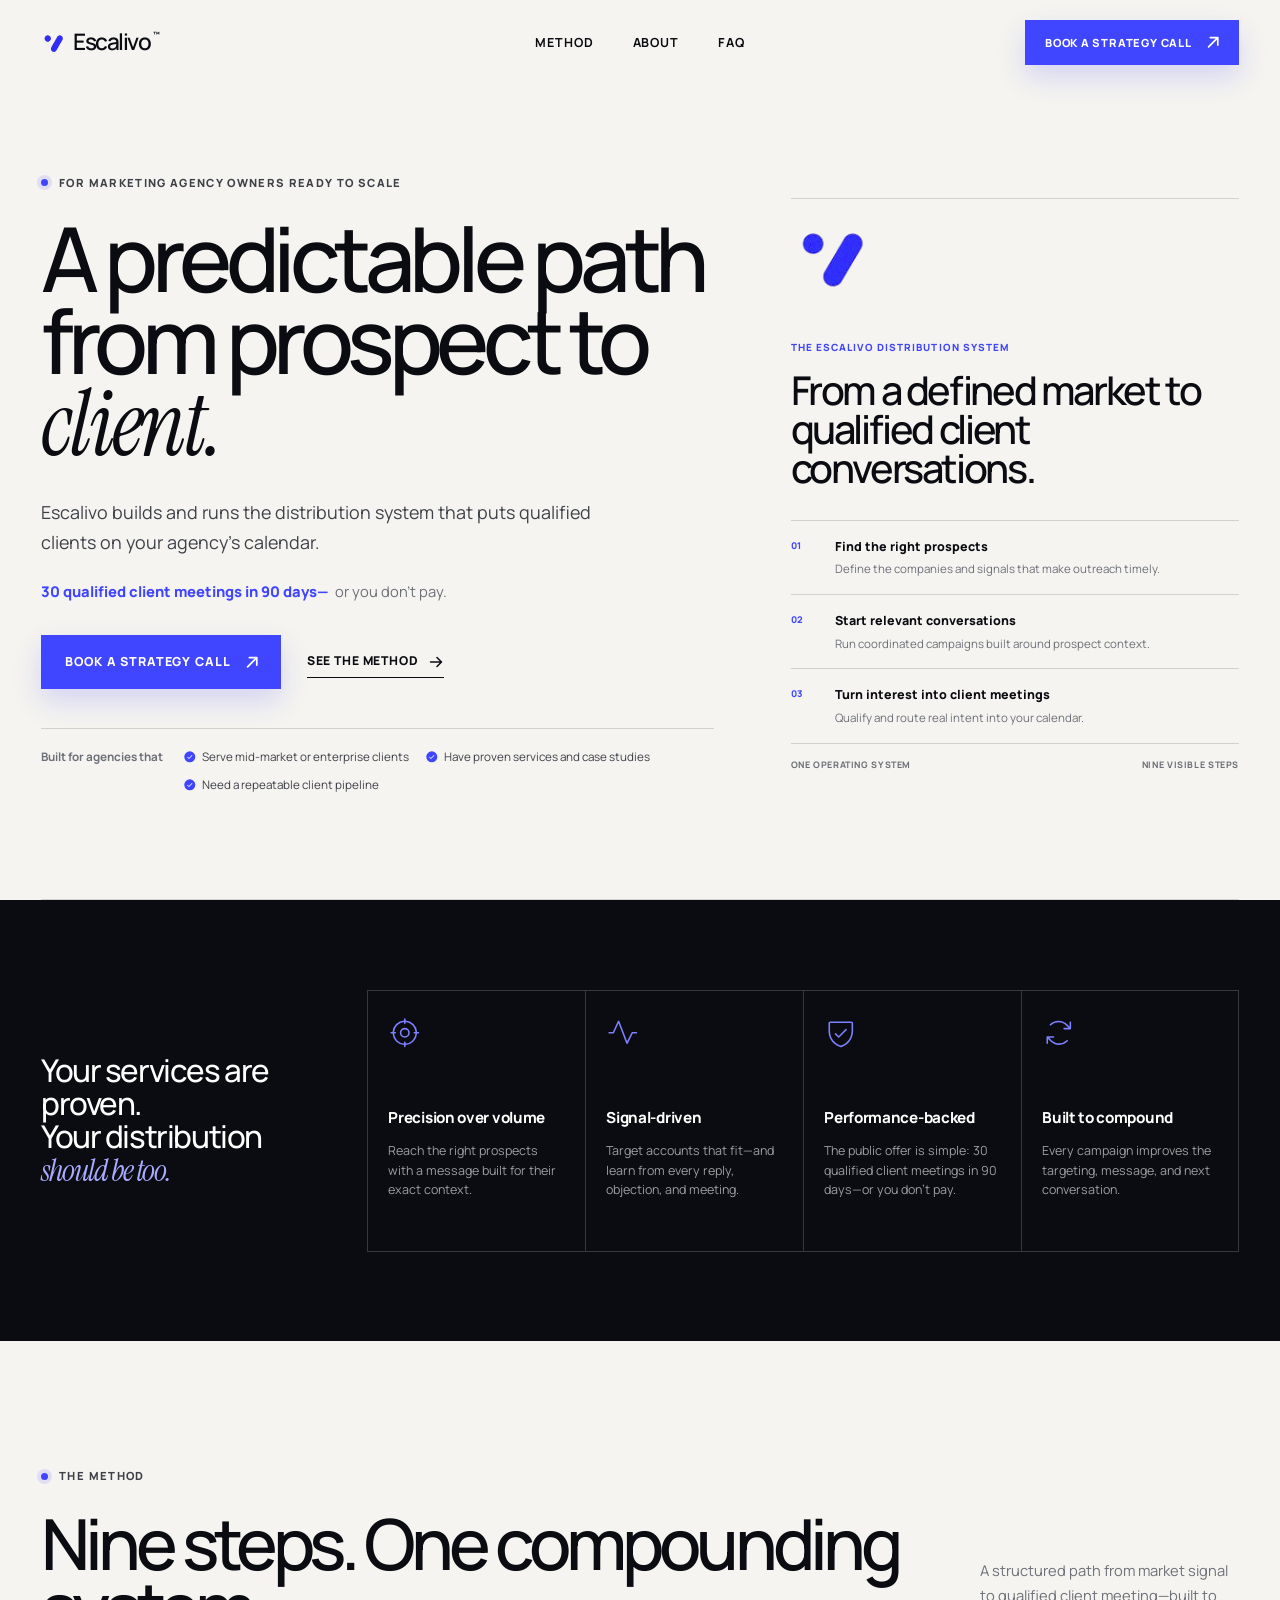
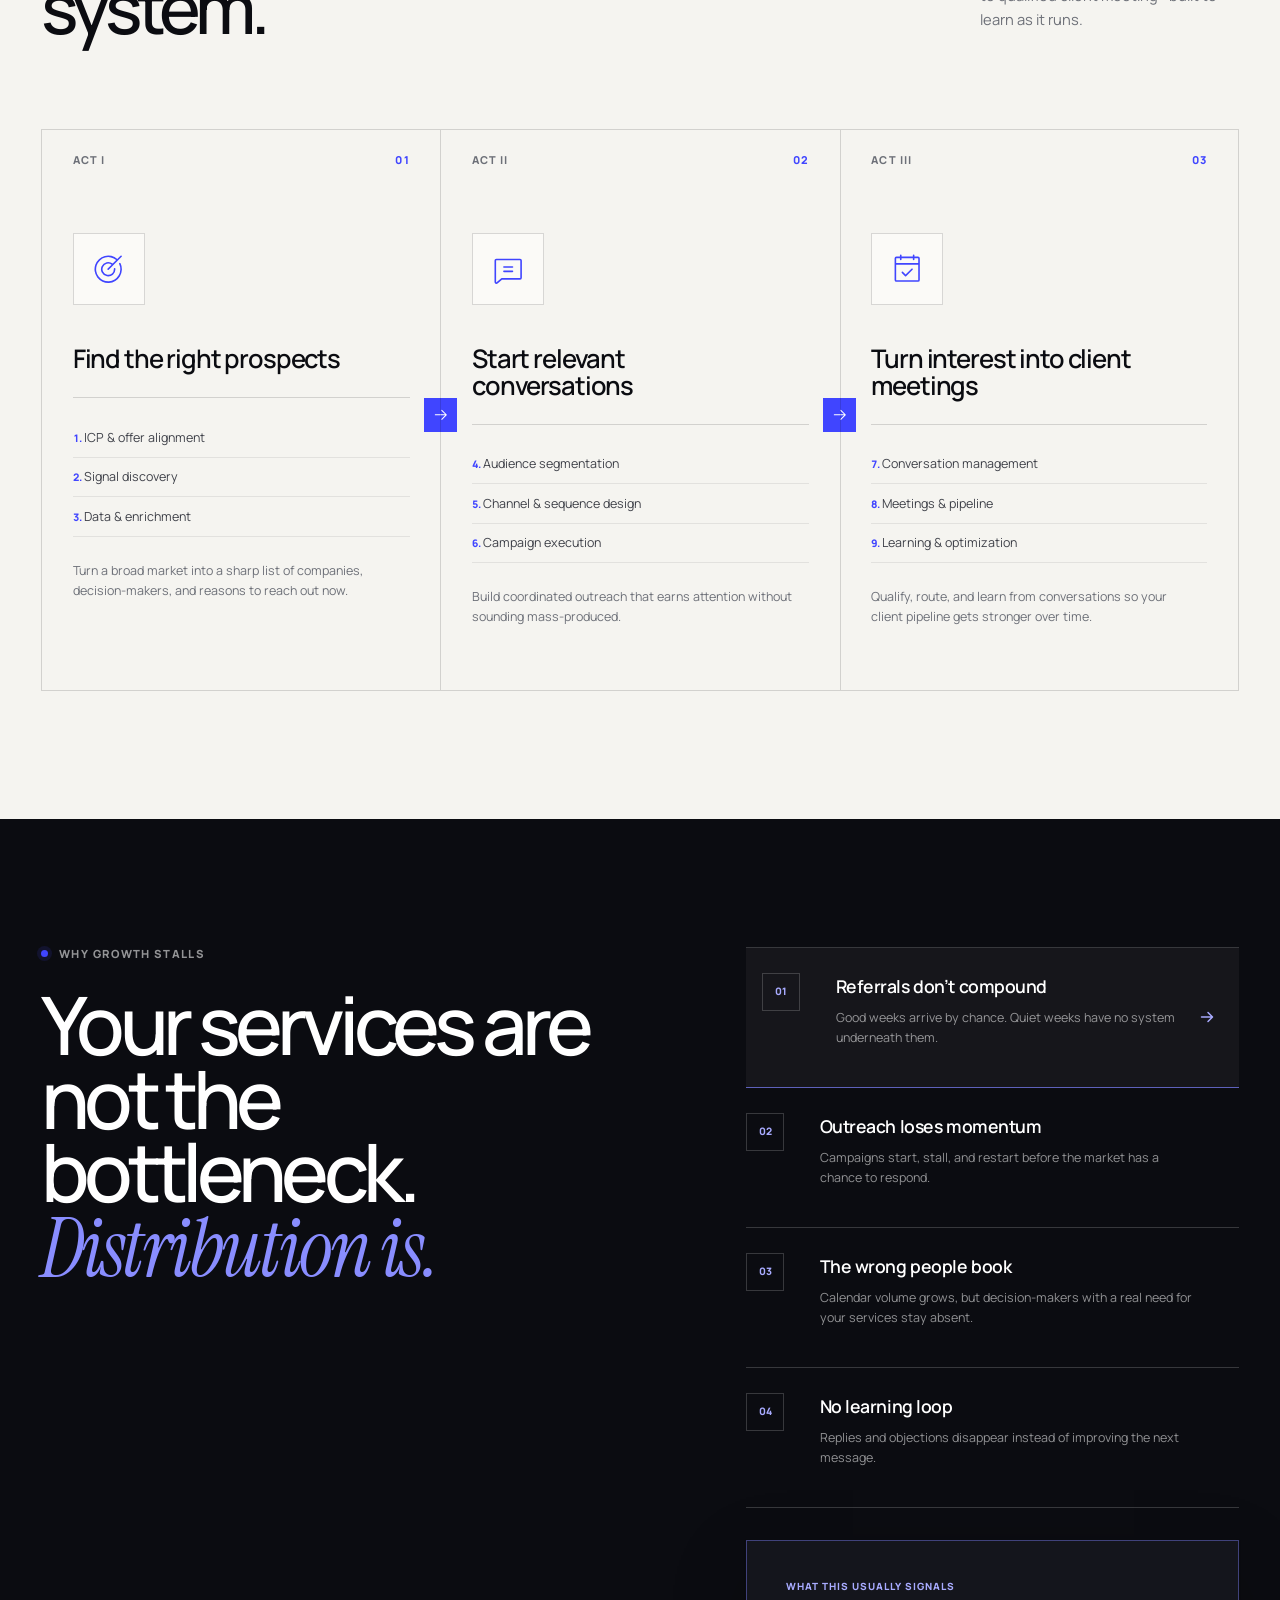
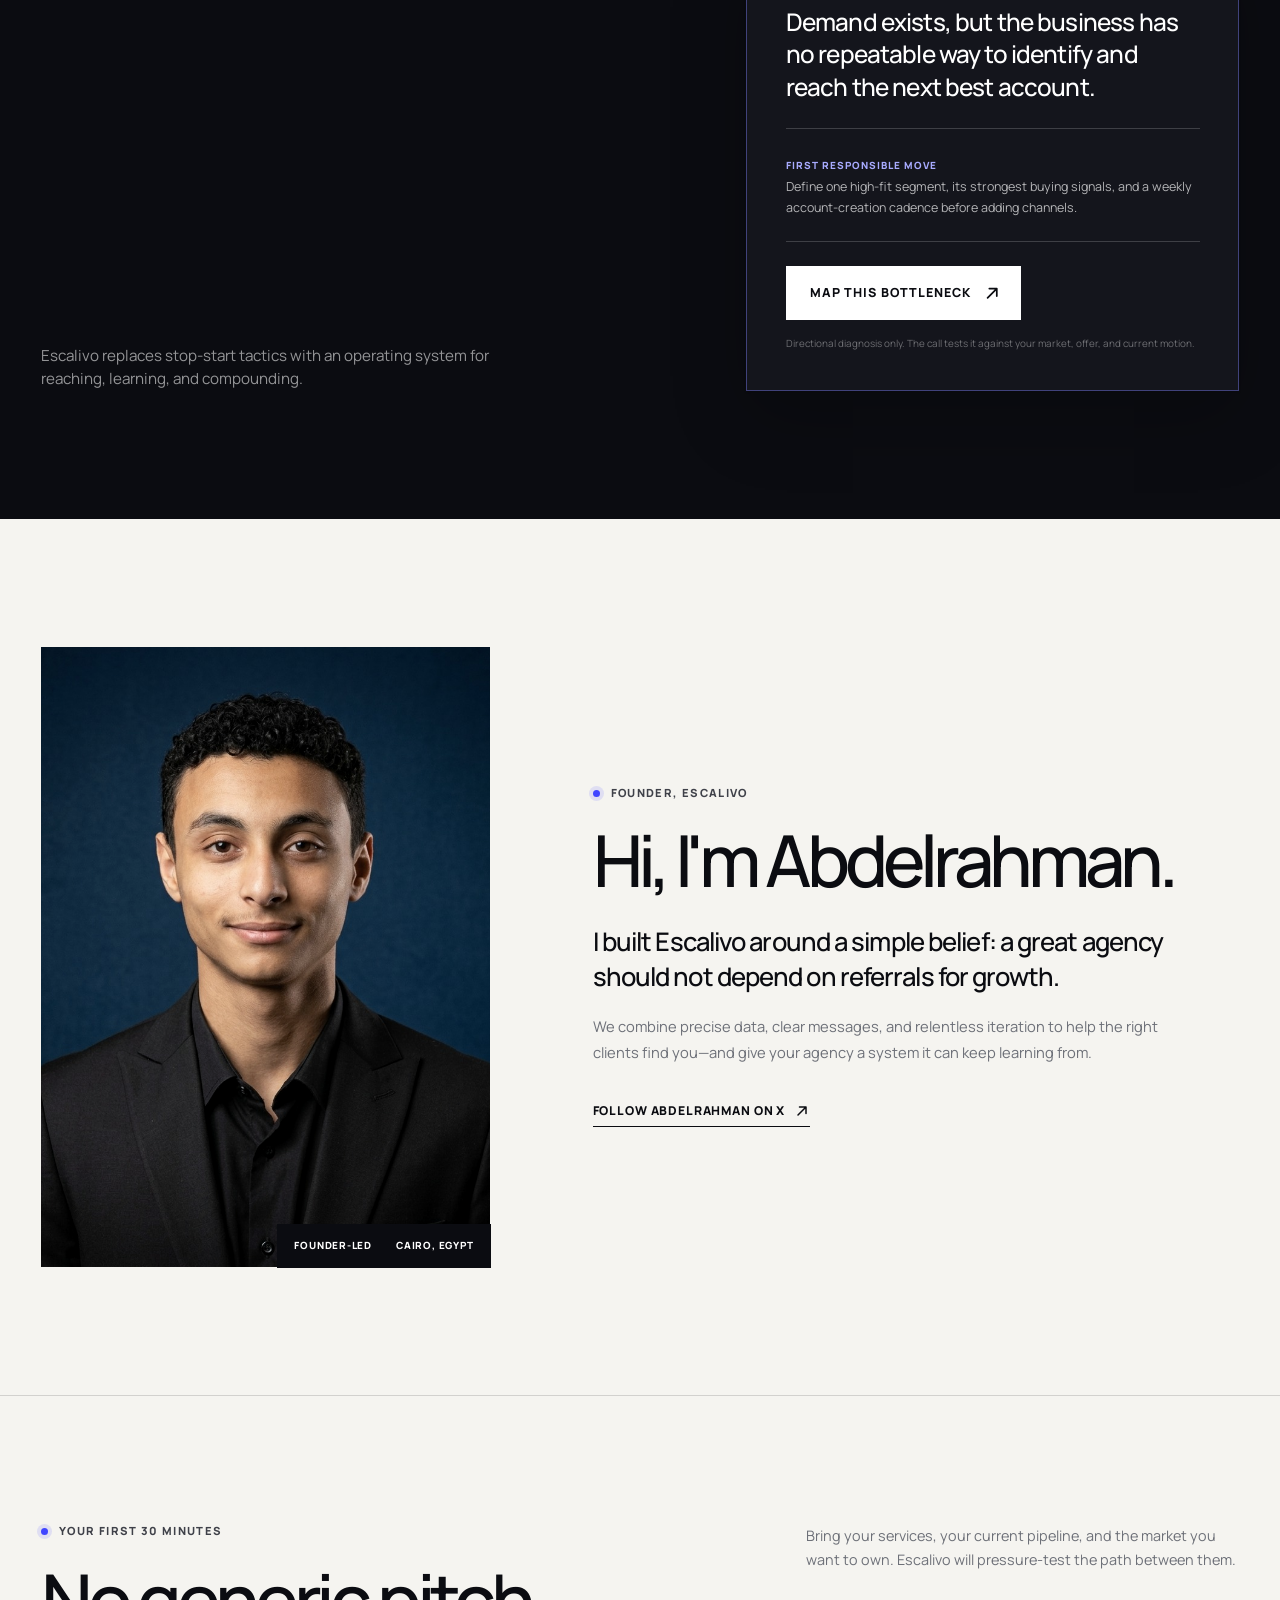
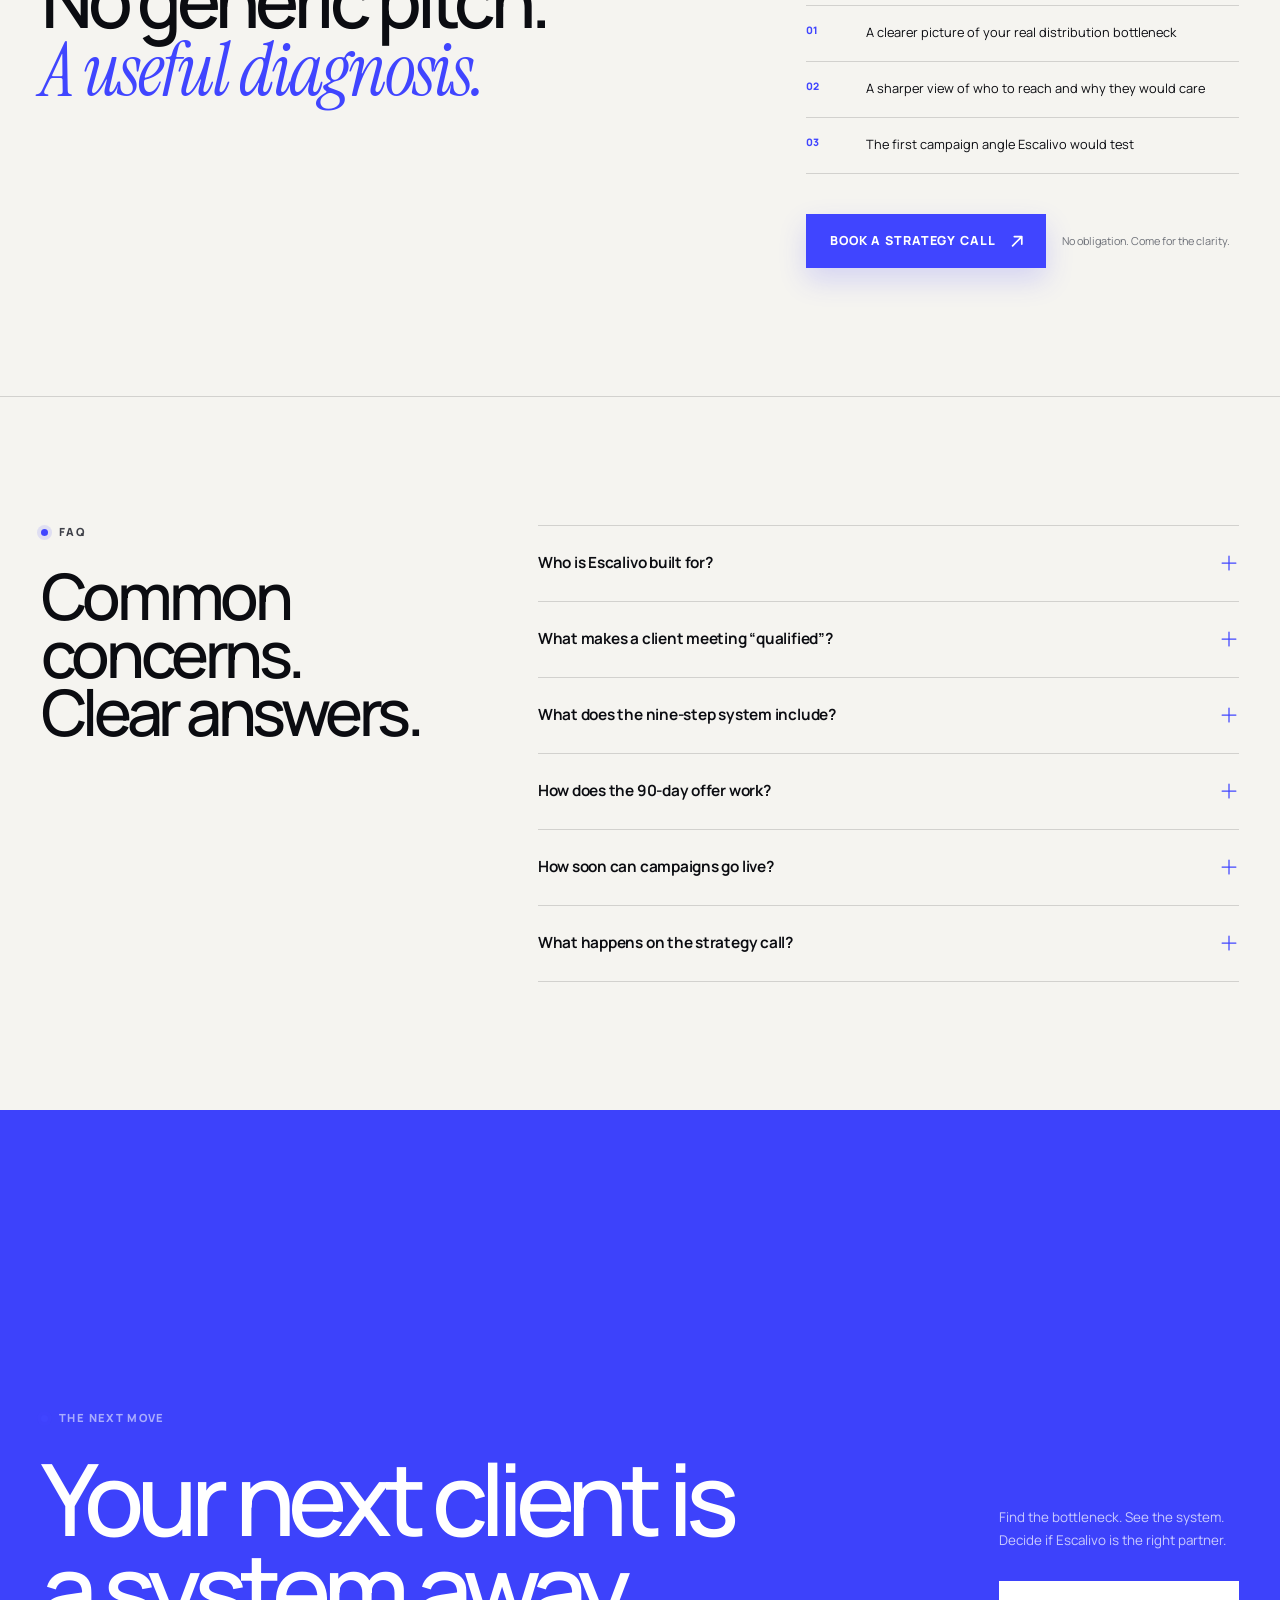
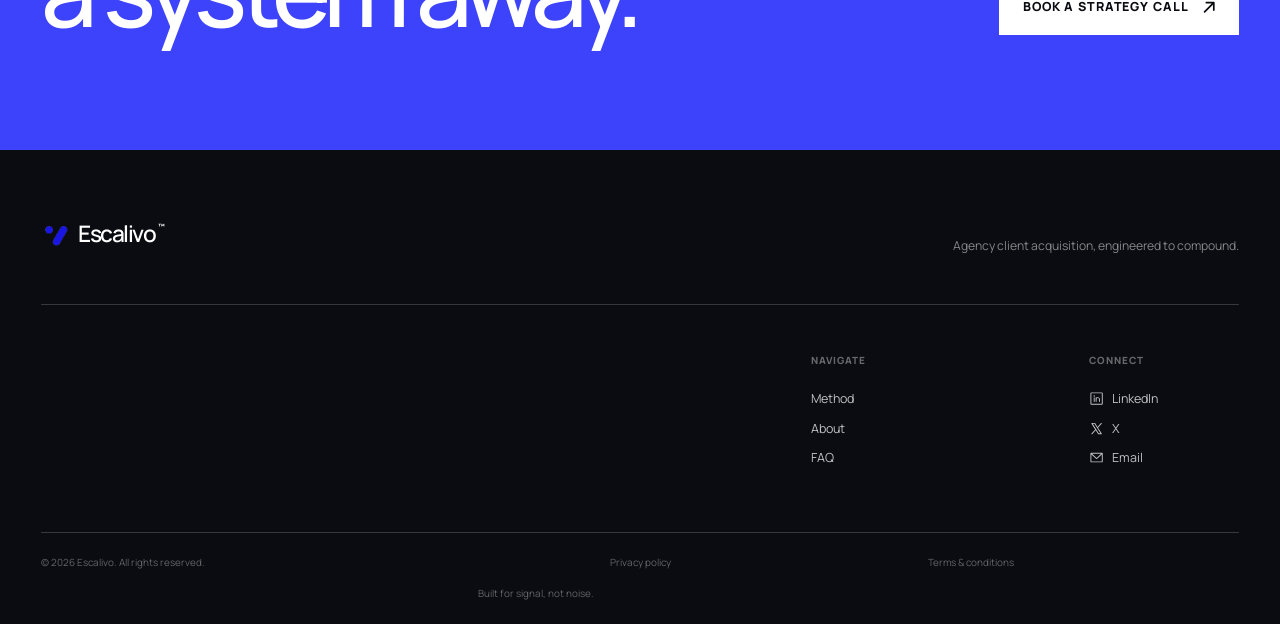
<file: index.html>
﻿<!doctype html>
<html lang="en" class="no-js">
  <head>
    <meta charset="UTF-8" />
    <meta name="viewport" content="width=device-width, initial-scale=1.0" />
    <script>
      document.documentElement.classList.replace("no-js", "js");
      try {
        const forceIntro = new URLSearchParams(window.location.search).get("intro") === "1";
        if (!forceIntro && window.sessionStorage.getItem("escalivo-intro-seen")) {
          document.documentElement.classList.add("intro-seen");
        }
      } catch {
        // The entrance still works when session storage is unavailable.
      }
    </script>

    <title>Client Acquisition for Marketing Agencies | Escalivo</title>
    <meta
      name="description"
      content="Escalivo builds signal-driven outbound systems that put qualified clients on your agency's calendar."
    />
    <meta name="robots" content="index, follow, max-image-preview:large" />
    <meta name="author" content="Escalivo" />
    <meta name="theme-color" content="#f5f4f0" />
    <link rel="canonical" href="https://escalivo.com/" />
    <link rel="icon" type="image/png" href="/assets/escalivo-mark-transparent.png" />
    <link rel="apple-touch-icon" href="/assets/escalivo-mark-transparent.png" />
    <link rel="manifest" href="/site.webmanifest" />

    <meta property="og:type" content="website" />
    <meta property="og:site_name" content="Escalivo" />
    <meta property="og:title" content="A predictable path from prospect to client." />
    <meta
      property="og:description"
      content="Founder-led outbound distribution for marketing agencies ready to build a repeatable client pipeline."
    />
    <meta property="og:url" content="https://escalivo.com/" />
    <meta property="og:image" content="https://escalivo.com/assets/escalivo-social.png" />
    <meta
      property="og:image:alt"
      content="Escalivo turns market signals into qualified client meetings for marketing agencies."
    />
    <meta name="twitter:card" content="summary_large_image" />
    <meta name="twitter:title" content="A predictable path from prospect to client." />
    <meta
      name="twitter:description"
      content="Signal-driven outbound distribution for marketing agencies."
    />
    <meta
      name="twitter:image"
      content="https://escalivo.com/assets/escalivo-social.png"
    />

    <script type="application/ld+json">
      {
        "@context": "https://schema.org",
        "@graph": [
          {
            "@type": "Organization",
            "@id": "https://escalivo.com/#organization",
            "name": "Escalivo",
            "url": "https://escalivo.com/",
            "logo": "https://escalivo.com/assets/escalivo-mark-transparent.png",
            "email": "hello@escalivo.com",
            "founder": {
              "@type": "Person",
              "name": "Abdelrahman Ahmed",
              "url": "https://www.linkedin.com/in/abdelrahmanahmedeg"
            },
            "sameAs": [
              "https://www.linkedin.com/in/abdelrahmanahmedeg",
              "https://x.com/Abdelrhman38385"
            ]
          },
          {
            "@type": "WebSite",
            "@id": "https://escalivo.com/#website",
            "url": "https://escalivo.com/",
            "name": "Escalivo",
            "publisher": {
              "@id": "https://escalivo.com/#organization"
            },
            "inLanguage": "en"
          },
          {
            "@type": "Service",
            "@id": "https://escalivo.com/#service",
            "name": "Client acquisition for marketing agencies",
            "description": "A nine-step outbound distribution system spanning ICP and offer alignment, signal discovery, data enrichment, campaign execution, conversation management, meeting routing, and optimizationâ€”built for marketing agencies.",
            "provider": {
              "@id": "https://escalivo.com/#organization"
            },
            "areaServed": "Worldwide",
            "audience": {
              "@type": "BusinessAudience",
              "audienceType": "Marketing agency owners and growth teams"
            },
            "url": "https://escalivo.com/#method"
          },
          {
            "@type": "FAQPage",
            "@id": "https://escalivo.com/#faq-schema",
            "mainEntity": [
              {
                "@type": "Question",
                "name": "Who is Escalivo built for?",
                "acceptedAnswer": {
                  "@type": "Answer",
                  "text": "Marketing agency owners with proven services, a definable market, and the capacity to take on more clients."
                }
              },
              {
                "@type": "Question",
                "name": "What makes a client meeting qualified?",
                "acceptedAnswer": {
                  "@type": "Answer",
                  "text": "A meeting counts when the prospect matches the buyer criteria agreed before launch and books a conversation with your agency team."
                }
              },
              {
                "@type": "Question",
                "name": "What does the nine-step system include?",
                "acceptedAnswer": {
                  "@type": "Answer",
                  "text": "It includes ICP and offer alignment, signal discovery, data and enrichment, audience segmentation, channel and sequence design, campaign execution, conversation management, meeting routing, and continuous optimization."
                }
              },
              {
                "@type": "Question",
                "name": "What happens on the strategy call?",
                "acceptedAnswer": {
                  "@type": "Answer",
                  "text": "Escalivo reviews your services, ICP, current channels, and growth bottleneck to identify a clear diagnosis and an initial outreach angle to test."
                }
              }
            ]
          }
        ]
      }
    </script>
    <script type="module" crossorigin src="/assets/index-Dd2DwCf2.js"></script>
    <link rel="stylesheet" crossorigin href="/assets/index-CvWKLvaZ.css">
  </head>
  <body>
    <div id="root"><link rel="preload" as="image" href="/assets/escalivo-mark-transparent.png"/><a class="skip-link" href="#main-content">Skip to content</a><div class="page-progress" aria-hidden="true"><span></span></div><div class="brand-intro is-prelude " aria-hidden="true" data-testid="brand-intro"><div class="brand-intro-panel brand-intro-panel-top"></div><div class="brand-intro-panel brand-intro-panel-bottom"></div><div class="brand-intro-content"><p class="brand-intro-index"><span>01</span>Agency client acquisition</p><div class="brand-intro-lockup"><img class="brand-intro-mark" src="/assets/escalivo-mark-transparent.png" width="85" height="75" alt=""/><span class="brand-intro-word">Escalivo<sup>™</sup></span></div><p class="brand-intro-tagline">Outbound distribution, engineered to compound.</p><div class="brand-intro-rule"></div><p class="brand-intro-cue">Move to enter<span>or wait a moment</span></p></div></div><header class="site-header "><a class="brand" href="#top" aria-label="Escalivo home"><img src="/assets/escalivo-mark-transparent.png" width="512" height="512" alt=""/><span>Escalivo<sup>™</sup></span></a><nav class="desktop-nav" aria-label="Primary navigation"><a href="#method">Method</a><a href="#about">About</a><a href="#faq">FAQ</a></nav><div class="header-action"><a class="button button-small button-primary" href="https://cal.com/escalivo/discovery-call" target="_blank" rel="noreferrer" data-magnetic="true"><span>Book a strategy call</span><svg xmlns="http://www.w3.org/2000/svg" width="1em" height="1em" fill="currentColor" viewBox="0 0 256 256" aria-hidden="true"><path d="M204,64V168a12,12,0,0,1-24,0V93L72.49,200.49a12,12,0,0,1-17-17L163,76H88a12,12,0,0,1,0-24H192A12,12,0,0,1,204,64Z"></path></svg></a></div><button class="menu-toggle" type="button" aria-label="Open navigation" aria-expanded="false" aria-controls="mobile-navigation"><svg xmlns="http://www.w3.org/2000/svg" width="1em" height="1em" fill="currentColor" viewBox="0 0 256 256" aria-hidden="true"><path d="M224,128a8,8,0,0,1-8,8H40a8,8,0,0,1,0-16H216A8,8,0,0,1,224,128ZM40,72H216a8,8,0,0,0,0-16H40a8,8,0,0,0,0,16ZM216,184H40a8,8,0,0,0,0,16H216a8,8,0,0,0,0-16Z"></path></svg></button></header><div class="mobile-menu " id="mobile-navigation" aria-hidden="true" inert=""><nav aria-label="Mobile navigation"><a href="#method"><span>01</span> Method</a><a href="#about"><span>02</span> About</a><a href="#faq"><span>03</span> FAQ</a></nav><a class="button button-primary" href="https://cal.com/escalivo/discovery-call" target="_blank" rel="noreferrer" data-magnetic="true"><span>Book a strategy call</span><svg xmlns="http://www.w3.org/2000/svg" width="1em" height="1em" fill="currentColor" viewBox="0 0 256 256" aria-hidden="true"><path d="M204,64V168a12,12,0,0,1-24,0V93L72.49,200.49a12,12,0,0,1-17-17L163,76H88a12,12,0,0,1,0-24H192A12,12,0,0,1,204,64Z"></path></svg></a><p>Founder-led outbound distribution for marketing agencies.</p></div><main id="main-content"><section class="hero-standard" id="top" aria-labelledby="hero-title"><div class="hero"><div class="hero-copy"><div class="reveal" style="--reveal-delay:0ms"><p class="eyebrow"><span></span>For marketing agency owners ready to scale</p></div><div class="reveal" style="--reveal-delay:70ms"><h1 id="hero-title">A predictable path from prospect to <em>client.</em></h1></div><div class="reveal" style="--reveal-delay:130ms"><p class="hero-intro">Escalivo builds and runs the distribution system that puts qualified clients on your agency's calendar.</p></div><div class="reveal" style="--reveal-delay:190ms"><p class="hero-guarantee"><strong>30 qualified client meetings in 90 days—</strong><span>or you don’t pay.</span></p></div><div class="reveal" style="--reveal-delay:250ms"><div class="hero-actions"><a class="button button-primary" href="https://cal.com/escalivo/discovery-call" target="_blank" rel="noreferrer" data-magnetic="true"><span>Book a strategy call</span><svg xmlns="http://www.w3.org/2000/svg" width="1em" height="1em" fill="currentColor" viewBox="0 0 256 256" aria-hidden="true"><path d="M204,64V168a12,12,0,0,1-24,0V93L72.49,200.49a12,12,0,0,1-17-17L163,76H88a12,12,0,0,1,0-24H192A12,12,0,0,1,204,64Z"></path></svg></a><a class="text-link" href="#method">See the method<!-- --> <svg xmlns="http://www.w3.org/2000/svg" width="1em" height="1em" fill="currentColor" viewBox="0 0 256 256" aria-hidden="true"><path d="M224.49,136.49l-72,72a12,12,0,0,1-17-17L187,140H40a12,12,0,0,1,0-24H187L135.51,64.48a12,12,0,0,1,17-17l72,72A12,12,0,0,1,224.49,136.49Z"></path></svg></a></div></div><div class="reveal" style="--reveal-delay:310ms"><div class="hero-fit"><p>Built for agencies that</p><ul><li><svg xmlns="http://www.w3.org/2000/svg" width="1em" height="1em" fill="currentColor" viewBox="0 0 256 256" aria-hidden="true"><path d="M128,24A104,104,0,1,0,232,128,104.11,104.11,0,0,0,128,24Zm45.66,85.66-56,56a8,8,0,0,1-11.32,0l-24-24a8,8,0,0,1,11.32-11.32L112,148.69l50.34-50.35a8,8,0,0,1,11.32,11.32Z"></path></svg>Serve mid-market or enterprise clients</li><li><svg xmlns="http://www.w3.org/2000/svg" width="1em" height="1em" fill="currentColor" viewBox="0 0 256 256" aria-hidden="true"><path d="M128,24A104,104,0,1,0,232,128,104.11,104.11,0,0,0,128,24Zm45.66,85.66-56,56a8,8,0,0,1-11.32,0l-24-24a8,8,0,0,1,11.32-11.32L112,148.69l50.34-50.35a8,8,0,0,1,11.32,11.32Z"></path></svg>Have proven services and case studies</li><li><svg xmlns="http://www.w3.org/2000/svg" width="1em" height="1em" fill="currentColor" viewBox="0 0 256 256" aria-hidden="true"><path d="M128,24A104,104,0,1,0,232,128,104.11,104.11,0,0,0,128,24Zm45.66,85.66-56,56a8,8,0,0,1-11.32,0l-24-24a8,8,0,0,1,11.32-11.32L112,148.69l50.34-50.35a8,8,0,0,1,11.32,11.32Z"></path></svg>Need a repeatable client pipeline</li></ul></div></div></div><div class="reveal  hero-brief" style="--reveal-delay:150ms"><div class="hero-brief-brand" aria-hidden="true"><img src="/assets/escalivo-mark-transparent.png" width="85" height="75" alt=""/></div><p class="hero-brief-label">The Escalivo distribution system</p><h2>From a defined market to qualified client conversations.</h2><ol><li><span>01</span><div><strong>Find the right prospects</strong><p>Define the companies and signals that make outreach timely.</p></div></li><li><span>02</span><div><strong>Start relevant conversations</strong><p>Run coordinated campaigns built around prospect context.</p></div></li><li><span>03</span><div><strong>Turn interest into client meetings</strong><p>Qualify and route real intent into your calendar.</p></div></li></ol><div class="hero-brief-footer"><span>One operating system</span><span>Nine visible steps</span></div></div></div></section><section class="operating-strip" aria-label="How Escalivo operates"><div class="strip-heading"><div class="reveal" style="--reveal-delay:0ms"><p>Your services are proven.<br/>Your distribution <em>should be too.</em></p></div></div><div class="principles-grid"><div class="reveal  principle" style="--reveal-delay:0ms"><svg xmlns="http://www.w3.org/2000/svg" width="1em" height="1em" fill="currentColor" viewBox="0 0 256 256" aria-hidden="true"><path d="M232,122H221.8A94.13,94.13,0,0,0,134,34.2V24a6,6,0,0,0-12,0V34.2A94.13,94.13,0,0,0,34.2,122H24a6,6,0,0,0,0,12H34.2A94.13,94.13,0,0,0,122,221.8V232a6,6,0,0,0,12,0V221.8A94.13,94.13,0,0,0,221.8,134H232a6,6,0,0,0,0-12Zm-98,87.76V200a6,6,0,0,0-12,0v9.76A82.09,82.09,0,0,1,46.24,134H56a6,6,0,0,0,0-12H46.24A82.09,82.09,0,0,1,122,46.24V56a6,6,0,0,0,12,0V46.24A82.09,82.09,0,0,1,209.76,122H200a6,6,0,0,0,0,12h9.76A82.09,82.09,0,0,1,134,209.76ZM128,90a38,38,0,1,0,38,38A38,38,0,0,0,128,90Zm0,64a26,26,0,1,1,26-26A26,26,0,0,1,128,154Z"></path></svg><h2>Precision over volume</h2><p>Reach the right prospects with a message built for their exact context.</p></div><div class="reveal  principle" style="--reveal-delay:70ms"><svg xmlns="http://www.w3.org/2000/svg" width="1em" height="1em" fill="currentColor" viewBox="0 0 256 256" aria-hidden="true"><path d="M238,128a6,6,0,0,1-6,6H203.71l-38.34,76.68A6,6,0,0,1,160,214h-.3a6,6,0,0,1-5.31-3.85L95.51,55.57,61.46,130.48A6,6,0,0,1,56,134H24a6,6,0,0,1,0-12H52.14l38.4-84.48a6,6,0,0,1,11.07.34L160.74,193.1l33.89-67.78A6,6,0,0,1,200,122h32A6,6,0,0,1,238,128Z"></path></svg><h2>Signal-driven</h2><p>Target accounts that fit—and learn from every reply, objection, and meeting.</p></div><div class="reveal  principle" style="--reveal-delay:140ms"><svg xmlns="http://www.w3.org/2000/svg" width="1em" height="1em" fill="currentColor" viewBox="0 0 256 256" aria-hidden="true"><path d="M208,42H48A14,14,0,0,0,34,56v56c0,51.94,25.12,83.4,46.2,100.64,22.73,18.6,45.27,24.89,46.22,25.15a6,6,0,0,0,3.16,0c.95-.26,23.49-6.55,46.22-25.15C196.88,195.4,222,163.94,222,112V56A14,14,0,0,0,208,42Zm2,70c0,37.76-13.94,68.39-41.44,91.06A131.17,131.17,0,0,1,128,225.72a130.94,130.94,0,0,1-40.56-22.66C59.94,180.39,46,149.76,46,112V56a2,2,0,0,1,2-2H208a2,2,0,0,1,2,2ZM172.24,99.76a6,6,0,0,1,0,8.48l-56,56a6,6,0,0,1-8.48,0l-24-24a6,6,0,0,1,8.48-8.48L112,151.51l51.76-51.75A6,6,0,0,1,172.24,99.76Z"></path></svg><h2>Performance-backed</h2><p>The public offer is simple: 30 qualified client meetings in 90 days—or you don’t pay.</p></div><div class="reveal  principle" style="--reveal-delay:210ms"><svg xmlns="http://www.w3.org/2000/svg" width="1em" height="1em" fill="currentColor" viewBox="0 0 256 256" aria-hidden="true"><path d="M222,48V96a6,6,0,0,1-6,6H168a6,6,0,0,1,0-12h33.52L183.47,72a81.51,81.51,0,0,0-57.53-24h-.46A81.5,81.5,0,0,0,68.19,71.28a6,6,0,1,1-8.38-8.58,93.38,93.38,0,0,1,65.67-26.76H126a93.45,93.45,0,0,1,66,27.53l18,18V48a6,6,0,0,1,12,0ZM187.81,184.72a81.5,81.5,0,0,1-57.29,23.34h-.46a81.51,81.51,0,0,1-57.53-24L54.48,166H88a6,6,0,0,0,0-12H40a6,6,0,0,0-6,6v48a6,6,0,0,0,12,0V174.48l18,18.05a93.45,93.45,0,0,0,66,27.53h.52a93.38,93.38,0,0,0,65.67-26.76,6,6,0,1,0-8.38-8.58Z"></path></svg><h2>Built to compound</h2><p>Every campaign improves the targeting, message, and next conversation.</p></div></div></section><section class="method section" id="method" aria-labelledby="method-title"><div class="section-heading method-heading"><div class="reveal" style="--reveal-delay:0ms"><div><p class="eyebrow"><span></span>The method</p><h2 id="method-title">Nine steps. One compounding system.</h2></div></div><div class="reveal" style="--reveal-delay:90ms"><p>A structured path from market signal to qualified meeting—built to learn as it runs.</p></div></div><div class="method-grid"><div class="reveal  method-act" style="--reveal-delay:0ms"><div class="method-topline"><p>Act I</p><span>0<!-- -->1</span></div><div class="method-icon"><svg xmlns="http://www.w3.org/2000/svg" width="1em" height="1em" fill="currentColor" viewBox="0 0 256 256" aria-hidden="true"><path d="M220.06,84a102.06,102.06,0,1,1-24.31-32.27l24-24a6,6,0,0,1,8.48,8.49l-96,96a6,6,0,1,1-8.48-8.49l29.39-29.4a42,42,0,1,0,16.78,31.24,6,6,0,1,1,12-.68A54,54,0,1,1,161.7,85.83l25.54-25.55a89.91,89.91,0,1,0,22,28.93A6,6,0,1,1,220.06,84Z"></path></svg></div><h3>Find the right prospects</h3><ol start="1"><li>ICP &amp; offer alignment</li><li>Signal discovery</li><li>Data &amp; enrichment</li></ol><p class="method-description">Turn a broad market into a sharp list of companies, decision-makers, and reasons to reach out now.</p><svg xmlns="http://www.w3.org/2000/svg" width="1em" height="1em" fill="currentColor" viewBox="0 0 256 256" class="method-arrow" aria-hidden="true"><path d="M221.66,133.66l-72,72a8,8,0,0,1-11.32-11.32L196.69,136H40a8,8,0,0,1,0-16H196.69L138.34,61.66a8,8,0,0,1,11.32-11.32l72,72A8,8,0,0,1,221.66,133.66Z"></path></svg></div><div class="reveal  method-act" style="--reveal-delay:90ms"><div class="method-topline"><p>Act II</p><span>0<!-- -->2</span></div><div class="method-icon"><svg xmlns="http://www.w3.org/2000/svg" width="1em" height="1em" fill="currentColor" viewBox="0 0 256 256" aria-hidden="true"><path d="M216,50H40A14,14,0,0,0,26,64V224a13.88,13.88,0,0,0,8.09,12.69A14.11,14.11,0,0,0,40,238a13.87,13.87,0,0,0,9-3.31l.06-.05L82.23,206H216a14,14,0,0,0,14-14V64A14,14,0,0,0,216,50Zm2,142a2,2,0,0,1-2,2H80a6,6,0,0,0-3.92,1.46L41.26,225.53A2,2,0,0,1,38,224V64a2,2,0,0,1,2-2H216a2,2,0,0,1,2,2Zm-52-80a6,6,0,0,1-6,6H96a6,6,0,0,1,0-12h64A6,6,0,0,1,166,112Zm0,32a6,6,0,0,1-6,6H96a6,6,0,0,1,0-12h64A6,6,0,0,1,166,144Z"></path></svg></div><h3>Start relevant conversations</h3><ol start="4"><li>Audience segmentation</li><li>Channel &amp; sequence design</li><li>Campaign execution</li></ol><p class="method-description">Build coordinated outreach that earns attention without sounding mass-produced.</p><svg xmlns="http://www.w3.org/2000/svg" width="1em" height="1em" fill="currentColor" viewBox="0 0 256 256" class="method-arrow" aria-hidden="true"><path d="M221.66,133.66l-72,72a8,8,0,0,1-11.32-11.32L196.69,136H40a8,8,0,0,1,0-16H196.69L138.34,61.66a8,8,0,0,1,11.32-11.32l72,72A8,8,0,0,1,221.66,133.66Z"></path></svg></div><div class="reveal  method-act" style="--reveal-delay:180ms"><div class="method-topline"><p>Act III</p><span>0<!-- -->3</span></div><div class="method-icon"><svg xmlns="http://www.w3.org/2000/svg" width="1em" height="1em" fill="currentColor" viewBox="0 0 256 256" aria-hidden="true"><path d="M208,34H182V24a6,6,0,0,0-12,0V34H86V24a6,6,0,0,0-12,0V34H48A14,14,0,0,0,34,48V208a14,14,0,0,0,14,14H208a14,14,0,0,0,14-14V48A14,14,0,0,0,208,34ZM48,46H74V56a6,6,0,0,0,12,0V46h84V56a6,6,0,0,0,12,0V46h26a2,2,0,0,1,2,2V82H46V48A2,2,0,0,1,48,46ZM208,210H48a2,2,0,0,1-2-2V94H210V208A2,2,0,0,1,208,210Zm-39.76-86.24a6,6,0,0,1,0,8.48l-48,48a6,6,0,0,1-8.48,0l-24-24a6,6,0,0,1,8.48-8.48L116,167.51l43.76-43.75A6,6,0,0,1,168.24,123.76Z"></path></svg></div><h3>Turn interest into client meetings</h3><ol start="7"><li>Conversation management</li><li>Meetings &amp; pipeline</li><li>Learning &amp; optimization</li></ol><p class="method-description">Qualify, route, and learn from conversations so your client pipeline gets stronger over time.</p></div></div></section><section class="bottleneck section-dark" aria-labelledby="bottleneck-title"><div class="bottleneck-intro"><div class="reveal" style="--reveal-delay:0ms"><p class="eyebrow eyebrow-dark"><span></span>Why growth stalls</p><h2 id="bottleneck-title">Your services are not the bottleneck.<br/><em>Distribution is.</em></h2></div><div class="reveal" style="--reveal-delay:100ms"><p>Escalivo replaces stop-start tactics with an operating system for reaching, learning, and compounding.</p></div></div><div class="bottleneck-diagnostic"><div class="bottleneck-grid" role="group" aria-label="Choose your current distribution bottleneck"><div class="reveal" style="--reveal-delay:0ms"><button type="button" class="bottleneck-item is-active" aria-pressed="true"><span>01</span><div><h3>Referrals don’t compound</h3><p>Good weeks arrive by chance. Quiet weeks have no system underneath them.</p></div><svg xmlns="http://www.w3.org/2000/svg" width="1em" height="1em" fill="currentColor" viewBox="0 0 256 256" aria-hidden="true"><path d="M224.49,136.49l-72,72a12,12,0,0,1-17-17L187,140H40a12,12,0,0,1,0-24H187L135.51,64.48a12,12,0,0,1,17-17l72,72A12,12,0,0,1,224.49,136.49Z"></path></svg></button></div><div class="reveal" style="--reveal-delay:60ms"><button type="button" class="bottleneck-item " aria-pressed="false"><span>02</span><div><h3>Outreach loses momentum</h3><p>Campaigns start, stall, and restart before the market has a chance to respond.</p></div><svg xmlns="http://www.w3.org/2000/svg" width="1em" height="1em" fill="currentColor" viewBox="0 0 256 256" aria-hidden="true"><path d="M224.49,136.49l-72,72a12,12,0,0,1-17-17L187,140H40a12,12,0,0,1,0-24H187L135.51,64.48a12,12,0,0,1,17-17l72,72A12,12,0,0,1,224.49,136.49Z"></path></svg></button></div><div class="reveal" style="--reveal-delay:120ms"><button type="button" class="bottleneck-item " aria-pressed="false"><span>03</span><div><h3>The wrong people book</h3><p>Calendar volume grows, but decision-makers with a real need for your services stay absent.</p></div><svg xmlns="http://www.w3.org/2000/svg" width="1em" height="1em" fill="currentColor" viewBox="0 0 256 256" aria-hidden="true"><path d="M224.49,136.49l-72,72a12,12,0,0,1-17-17L187,140H40a12,12,0,0,1,0-24H187L135.51,64.48a12,12,0,0,1,17-17l72,72A12,12,0,0,1,224.49,136.49Z"></path></svg></button></div><div class="reveal" style="--reveal-delay:180ms"><button type="button" class="bottleneck-item " aria-pressed="false"><span>04</span><div><h3>No learning loop</h3><p>Replies and objections disappear instead of improving the next message.</p></div><svg xmlns="http://www.w3.org/2000/svg" width="1em" height="1em" fill="currentColor" viewBox="0 0 256 256" aria-hidden="true"><path d="M224.49,136.49l-72,72a12,12,0,0,1-17-17L187,140H40a12,12,0,0,1,0-24H187L135.51,64.48a12,12,0,0,1,17-17l72,72A12,12,0,0,1,224.49,136.49Z"></path></svg></button></div></div><aside class="diagnostic-result" aria-live="polite"><p class="diagnostic-label">What this usually signals</p><p class="diagnostic-signal">Demand exists, but the business has no repeatable way to identify and reach the next best account.</p><div><span>First responsible move</span><p>Define one high-fit segment, its strongest buying signals, and a weekly account-creation cadence before adding channels.</p></div><a class="button button-light" href="https://cal.com/escalivo/discovery-call" target="_blank" rel="noreferrer" data-magnetic="true"><span>Map this bottleneck</span><svg xmlns="http://www.w3.org/2000/svg" width="1em" height="1em" fill="currentColor" viewBox="0 0 256 256" aria-hidden="true"><path d="M204,64V168a12,12,0,0,1-24,0V93L72.49,200.49a12,12,0,0,1-17-17L163,76H88a12,12,0,0,1,0-24H192A12,12,0,0,1,204,64Z"></path></svg></a><p class="diagnostic-caveat">Directional diagnosis only. The call tests it against your market, offer, and current motion.</p></aside></div></section><section class="founder section" id="about" aria-labelledby="founder-title"><div class="reveal  founder-image-wrap" style="--reveal-delay:0ms"><img src="/assets/abdelrahman-ahmed.jpg" width="960" height="960" alt="Abdelrahman Ahmed, founder of Escalivo" loading="lazy"/><div class="founder-image-meta"><span>Founder-led</span><span>Cairo, Egypt</span></div></div><div class="founder-copy"><div class="reveal" style="--reveal-delay:0ms"><p class="eyebrow"><span></span>Founder, Escalivo</p><h2 id="founder-title">Hi, I'm Abdelrahman.</h2><p class="founder-lede">I built Escalivo around a simple belief: a great agency should not depend on referrals for growth.</p><p>We combine precise data, clear messages, and relentless iteration to help the right clients find youâ€”and give your agency a system it can keep learning from.</p><a class="text-link founder-link" href="https://x.com/Abdelrhman38385" target="_blank" rel="noreferrer">Follow Abdelrahman on X<svg xmlns="http://www.w3.org/2000/svg" width="1em" height="1em" fill="currentColor" viewBox="0 0 256 256" aria-hidden="true"><path d="M204,64V168a12,12,0,0,1-24,0V93L72.49,200.49a12,12,0,0,1-17-17L163,76H88a12,12,0,0,1,0-24H192A12,12,0,0,1,204,64Z"></path></svg></a></div></div></section><section class="diagnosis section" aria-labelledby="diagnosis-title"><div class="reveal  diagnosis-heading" style="--reveal-delay:0ms"><p class="eyebrow"><span></span>Your first 30 minutes</p><h2 id="diagnosis-title">No generic pitch.<br/><em>A useful diagnosis.</em></h2></div><div class="diagnosis-content"><div class="reveal" style="--reveal-delay:0ms"><p>Bring your services, your current pipeline, and the market you want to own. Escalivo will pressure-test the path between them.</p></div><ul><li class="reveal" style="--reveal-delay:0ms"><span>0<!-- -->1</span><p>A clearer picture of your real distribution bottleneck</p></li><li class="reveal" style="--reveal-delay:70ms"><span>0<!-- -->2</span><p>A sharper view of who to reach and why they would care</p></li><li class="reveal" style="--reveal-delay:140ms"><span>0<!-- -->3</span><p>The first campaign angle Escalivo would test</p></li></ul><div class="reveal" style="--reveal-delay:220ms"><a class="button button-primary" href="https://cal.com/escalivo/discovery-call" target="_blank" rel="noreferrer" data-magnetic="true"><span>Book a strategy call</span><svg xmlns="http://www.w3.org/2000/svg" width="1em" height="1em" fill="currentColor" viewBox="0 0 256 256" aria-hidden="true"><path d="M204,64V168a12,12,0,0,1-24,0V93L72.49,200.49a12,12,0,0,1-17-17L163,76H88a12,12,0,0,1,0-24H192A12,12,0,0,1,204,64Z"></path></svg></a><p class="diagnosis-note">No obligation. Come for the clarity.</p></div></div></section><section class="faq section" id="faq" aria-labelledby="faq-title"><div class="reveal  faq-heading" style="--reveal-delay:0ms"><p class="eyebrow"><span></span>FAQ</p><h2 id="faq-title">Common concerns.<br/>Clear answers.</h2></div><div class="faq-list"><div class="reveal" style="--reveal-delay:0ms"><details><summary><span>Who is Escalivo built for?</span><svg xmlns="http://www.w3.org/2000/svg" width="1em" height="1em" fill="currentColor" viewBox="0 0 256 256" aria-hidden="true"><path d="M224,128a8,8,0,0,1-8,8H136v80a8,8,0,0,1-16,0V136H40a8,8,0,0,1,0-16h80V40a8,8,0,0,1,16,0v80h80A8,8,0,0,1,224,128Z"></path></svg></summary><p>Marketing agency owners with proven services, a definable market, and the capacity to take on more clients. If you are still searching for product–market fit, the strategy call will tell you quickly whether outbound is premature.</p></details></div><div class="reveal" style="--reveal-delay:40ms"><details><summary><span>What makes a client meeting “qualified”?</span><svg xmlns="http://www.w3.org/2000/svg" width="1em" height="1em" fill="currentColor" viewBox="0 0 256 256" aria-hidden="true"><path d="M224,128a8,8,0,0,1-8,8H136v80a8,8,0,0,1-16,0V136H40a8,8,0,0,1,0-16h80V40a8,8,0,0,1,16,0v80h80A8,8,0,0,1,224,128Z"></path></svg></summary><p>A meeting should only count when the prospect matches the buyer criteria agreed before launch and books a conversation with your agency. Fit is defined around the role, company profile, segment, and buying context—not just an email reply.</p></details></div><div class="reveal" style="--reveal-delay:80ms"><details><summary><span>What does the nine-step system include?</span><svg xmlns="http://www.w3.org/2000/svg" width="1em" height="1em" fill="currentColor" viewBox="0 0 256 256" aria-hidden="true"><path d="M224,128a8,8,0,0,1-8,8H136v80a8,8,0,0,1-16,0V136H40a8,8,0,0,1,0-16h80V40a8,8,0,0,1,16,0v80h80A8,8,0,0,1,224,128Z"></path></svg></summary><p>It covers ICP and offer alignment, signal discovery, data and enrichment, audience segmentation, channel and sequence design, campaign execution, conversation management, meeting routing, and continuous optimization.</p></details></div><div class="reveal" style="--reveal-delay:120ms"><details><summary><span>How does the 90-day offer work?</span><svg xmlns="http://www.w3.org/2000/svg" width="1em" height="1em" fill="currentColor" viewBox="0 0 256 256" aria-hidden="true"><path d="M224,128a8,8,0,0,1-8,8H136v80a8,8,0,0,1-16,0V136H40a8,8,0,0,1,0-16h80V40a8,8,0,0,1,16,0v80h80A8,8,0,0,1,224,128Z"></path></svg></summary><p>Escalivo’s public offer is 30 qualified client meetings in 90 days or you don’t pay. Exact scope, qualification criteria, dependencies, and commercial terms are confirmed in writing before work begins.</p></details></div><div class="reveal" style="--reveal-delay:160ms"><details><summary><span>How soon can campaigns go live?</span><svg xmlns="http://www.w3.org/2000/svg" width="1em" height="1em" fill="currentColor" viewBox="0 0 256 256" aria-hidden="true"><path d="M224,128a8,8,0,0,1-8,8H136v80a8,8,0,0,1-16,0V136H40a8,8,0,0,1,0-16h80V40a8,8,0,0,1,16,0v80h80A8,8,0,0,1,224,128Z"></path></svg></summary><p>The first priority is getting the market, services, data, and sending system right. Launch timing depends on your market and current infrastructure; the strategy call is where Escalivo maps the fastest responsible path.</p></details></div><div class="reveal" style="--reveal-delay:200ms"><details><summary><span>What happens on the strategy call?</span><svg xmlns="http://www.w3.org/2000/svg" width="1em" height="1em" fill="currentColor" viewBox="0 0 256 256" aria-hidden="true"><path d="M224,128a8,8,0,0,1-8,8H136v80a8,8,0,0,1-16,0V136H40a8,8,0,0,1,0-16h80V40a8,8,0,0,1,16,0v80h80A8,8,0,0,1,224,128Z"></path></svg></summary><p>You will look at your ICP, offer, current channels, and the point where growth is getting stuck. The goal is a useful diagnosis and a clear next test—not a generic agency pitch deck.</p></details></div></div></section><section class="final-cta" aria-labelledby="cta-title"><div class="reveal" style="--reveal-delay:0ms"><p class="eyebrow eyebrow-dark"><span></span>The next move</p><h2 id="cta-title">Your next client is<br/>a system away.</h2></div><div class="reveal  cta-action" style="--reveal-delay:100ms"><p>Find the bottleneck. See the system.<br/>Decide if Escalivo is the right partner.</p><a class="button button-light" href="https://cal.com/escalivo/discovery-call" target="_blank" rel="noreferrer" data-magnetic="true"><span>Book a strategy call</span><svg xmlns="http://www.w3.org/2000/svg" width="1em" height="1em" fill="currentColor" viewBox="0 0 256 256" aria-hidden="true"><path d="M204,64V168a12,12,0,0,1-24,0V93L72.49,200.49a12,12,0,0,1-17-17L163,76H88a12,12,0,0,1,0-24H192A12,12,0,0,1,204,64Z"></path></svg></a></div></section></main><footer class="site-footer"><div class="footer-brand"><a class="brand footer-logo" href="#top" aria-label="Escalivo home"><img src="/assets/escalivo-mark-transparent.png" width="512" height="512" alt="" loading="lazy"/><span>Escalivo<sup>™</sup></span></a><p>Agency client acquisition, engineered to compound.</p></div><div class="footer-links"><div><p>Navigate</p><a href="#method">Method</a><a href="#about">About</a><a href="#faq">FAQ</a></div><div><p>Connect</p><a href="https://www.linkedin.com/in/abdelrahmanahmedeg" target="_blank" rel="noreferrer"><svg xmlns="http://www.w3.org/2000/svg" width="1em" height="1em" fill="currentColor" viewBox="0 0 256 256" aria-hidden="true"><path d="M216,24H40A16,16,0,0,0,24,40V216a16,16,0,0,0,16,16H216a16,16,0,0,0,16-16V40A16,16,0,0,0,216,24Zm0,192H40V40H216V216ZM96,112v64a8,8,0,0,1-16,0V112a8,8,0,0,1,16,0Zm88,28v36a8,8,0,0,1-16,0V140a20,20,0,0,0-40,0v36a8,8,0,0,1-16,0V112a8,8,0,0,1,15.79-1.78A36,36,0,0,1,184,140ZM100,84A12,12,0,1,1,88,72,12,12,0,0,1,100,84Z"></path></svg> LinkedIn</a><a href="https://x.com/Abdelrhman38385" target="_blank" rel="noreferrer"><svg xmlns="http://www.w3.org/2000/svg" width="1em" height="1em" fill="currentColor" viewBox="0 0 256 256" aria-hidden="true"><path d="M214.75,211.71l-62.6-98.38,61.77-67.95a8,8,0,0,0-11.84-10.76L143.24,99.34,102.75,35.71A8,8,0,0,0,96,32H48a8,8,0,0,0-6.75,12.3l62.6,98.37-61.77,68a8,8,0,1,0,11.84,10.76l58.84-64.72,40.49,63.63A8,8,0,0,0,160,224h48a8,8,0,0,0,6.75-12.29ZM164.39,208,62.57,48h29L193.43,208Z"></path></svg> X</a><a href="mailto:hello@escalivo.com"><svg xmlns="http://www.w3.org/2000/svg" width="1em" height="1em" fill="currentColor" viewBox="0 0 256 256" aria-hidden="true"><path d="M224,48H32a8,8,0,0,0-8,8V192a16,16,0,0,0,16,16H216a16,16,0,0,0,16-16V56A8,8,0,0,0,224,48ZM203.43,64,128,133.15,52.57,64ZM216,192H40V74.19l82.59,75.71a8,8,0,0,0,10.82,0L216,74.19V192Z"></path></svg> Email</a></div></div><div class="footer-bottom"><p>© 2026 Escalivo. All rights reserved.</p><a href="/privacy">Privacy policy</a><a href="/terms" style="margin-left:1rem;">Terms and conditions</a><span>Built for signal, not noise.</span></div></footer><div class="mobile-sticky-cta"><a class="button button-primary button-small" href="https://cal.com/escalivo/discovery-call" target="_blank" rel="noreferrer" data-magnetic="true"><span>Book a strategy call</span><svg xmlns="http://www.w3.org/2000/svg" width="1em" height="1em" fill="currentColor" viewBox="0 0 256 256" aria-hidden="true"><path d="M204,64V168a12,12,0,0,1-24,0V93L72.49,200.49a12,12,0,0,1-17-17L163,76H88a12,12,0,0,1,0-24H192A12,12,0,0,1,204,64Z"></path></svg></a></div></div>
  </body>
</html>
</file>
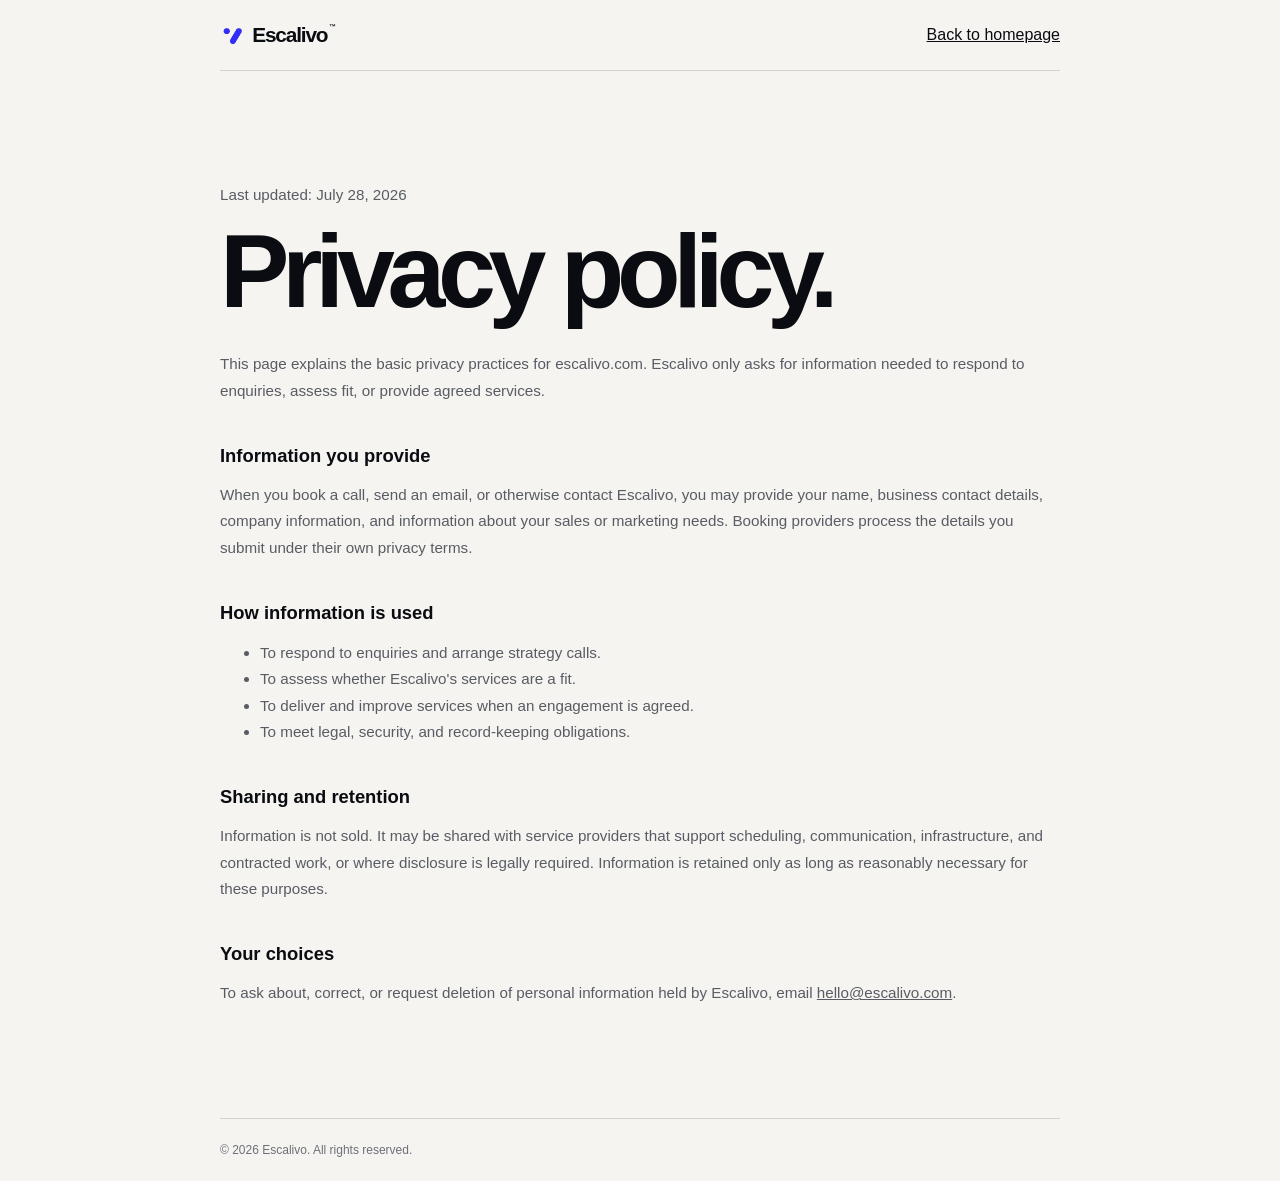
<file: privacy/index.html>
﻿<!doctype html>
<html lang="en">
  <head>
    <meta charset="UTF-8" />
    <meta name="viewport" content="width=device-width, initial-scale=1.0" />
    <title>Privacy Policy | Escalivo</title>
    <meta
      name="description"
      content="Escalivo privacy information and contact details."
    />
    <meta name="robots" content="index, follow" />
    <link rel="canonical" href="https://escalivo.com/privacy" />
    <link rel="icon" type="image/png" href="/assets/escalivo-mark-transparent.png" />
    <style>
      :root {
        color: #0b0c11;
        background: #f5f4f0;
        font-family: Arial, sans-serif;
      }
      * { box-sizing: border-box; }
      body { margin: 0; }
      header, main, footer {
        width: min(100% - 2.5rem, 840px);
        margin: 0 auto;
      }
      header {
        display: flex;
        align-items: center;
        justify-content: space-between;
        padding: 1.4rem 0;
        border-bottom: 1px solid rgba(11, 12, 17, 0.15);
      }
      .brand-lockup {
        display: inline-flex;
        align-items: center;
        gap: 0.45rem;
        color: #0b0c11;
        font-size: 1.3rem;
        font-weight: 600;
        letter-spacing: -0.055em;
        text-decoration: none;
      }
      .brand-lockup img { width: 25px; height: 25px; object-fit: contain; }
      .brand-lockup sup {
        position: relative;
        top: -0.7em;
        margin-left: 0.12rem;
        font-size: 0.32em;
        font-weight: 800;
        letter-spacing: 0;
      }
      a { color: inherit; }
      main { min-height: 75vh; padding: 6rem 0; }
      h1 {
        max-width: 720px;
        margin: 0 0 2rem;
        font-size: clamp(3rem, 9vw, 6.5rem);
        letter-spacing: -0.07em;
        line-height: 0.92;
      }
      h2 { margin-top: 2.5rem; font-size: 1.15rem; }
      p, li { color: #595c64; font-size: 0.95rem; line-height: 1.75; }
      footer {
        padding: 1.5rem 0;
        border-top: 1px solid rgba(11, 12, 17, 0.15);
        color: #6d7078;
        font-size: 0.75rem;
      }
    </style>
  </head>
  <body>
    <header>
      <a class="brand-lockup" href="/" aria-label="Escalivo home">
        <img src="/assets/escalivo-mark-transparent.png" alt="" />
        <span>Escalivo<sup>™</sup></span>
      </a>
      <a href="/">Back to homepage</a>
    </header>
    <main>
      <p>Last updated: July 28, 2026</p>
      <h1>Privacy policy.</h1>
      <p>
        This page explains the basic privacy practices for escalivo.com. Escalivo
        only asks for information needed to respond to enquiries, assess fit, or
        provide agreed services.
      </p>
      <h2>Information you provide</h2>
      <p>
        When you book a call, send an email, or otherwise contact Escalivo, you
        may provide your name, business contact details, company information, and
        information about your sales or marketing needs. Booking providers process
        the details you submit under their own privacy terms.
      </p>
      <h2>How information is used</h2>
      <ul>
        <li>To respond to enquiries and arrange strategy calls.</li>
        <li>To assess whether Escalivo's services are a fit.</li>
        <li>To deliver and improve services when an engagement is agreed.</li>
        <li>To meet legal, security, and record-keeping obligations.</li>
      </ul>
      <h2>Sharing and retention</h2>
      <p>
        Information is not sold. It may be shared with service providers that
        support scheduling, communication, infrastructure, and contracted work,
        or where disclosure is legally required. Information is retained only as
        long as reasonably necessary for these purposes.
      </p>
      <h2>Your choices</h2>
      <p>
        To ask about, correct, or request deletion of personal information held
        by Escalivo, email
        <a href="mailto:hello@escalivo.com">hello@escalivo.com</a>.
      </p>
    </main>
    <footer>© 2026 Escalivo. All rights reserved.</footer>
  </body>
</html>
</file>
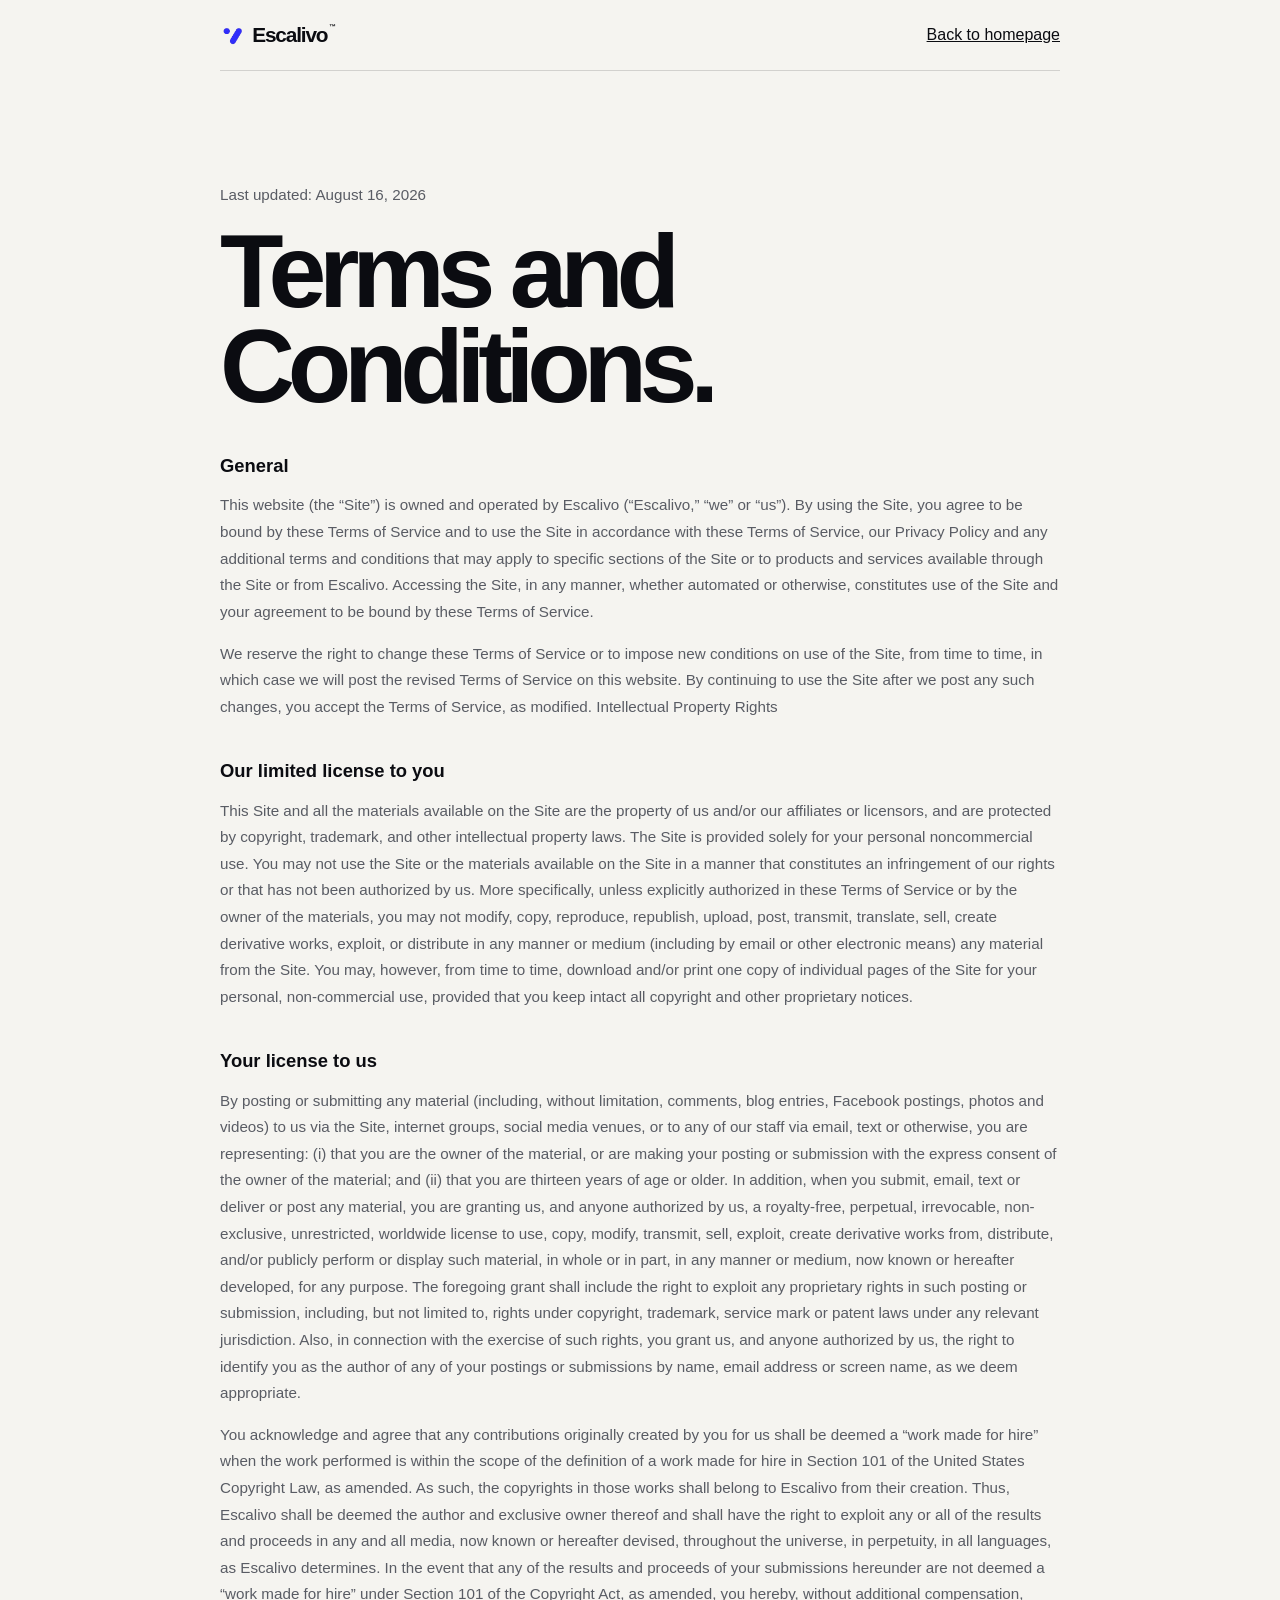
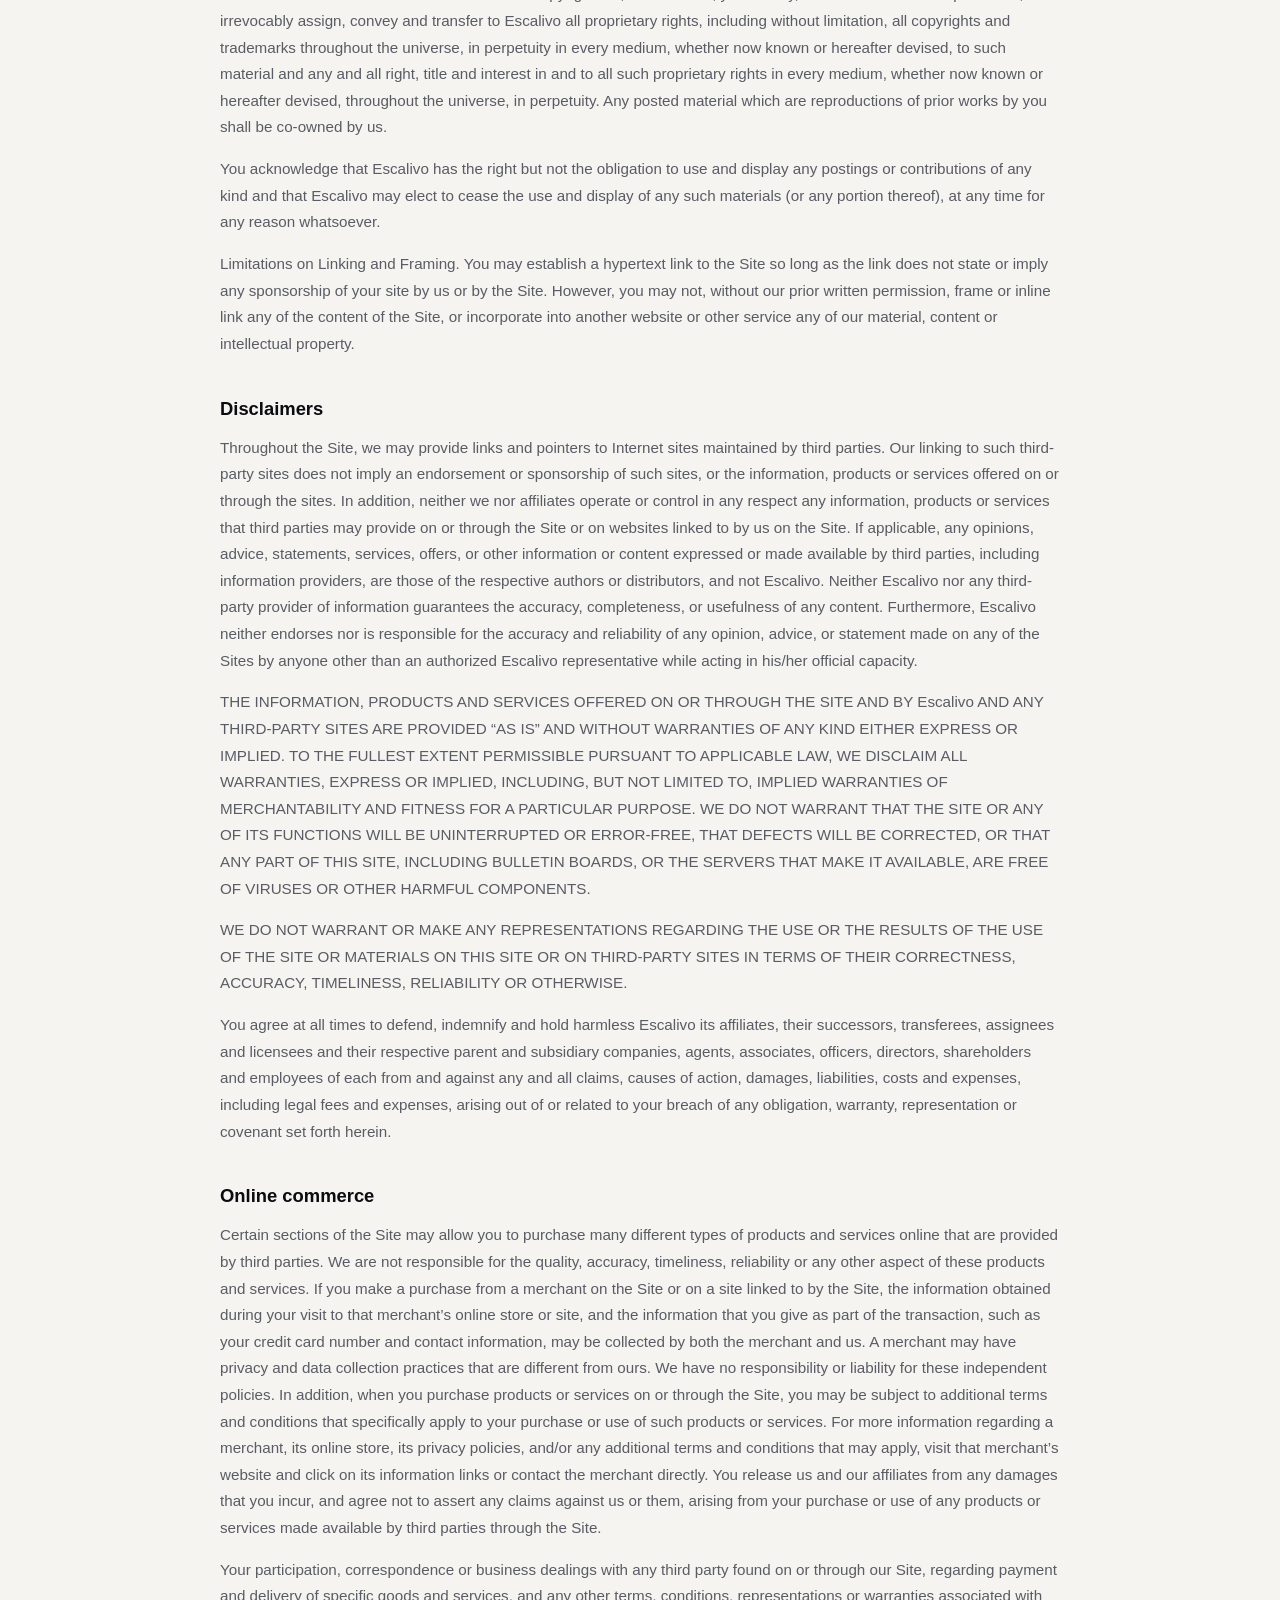
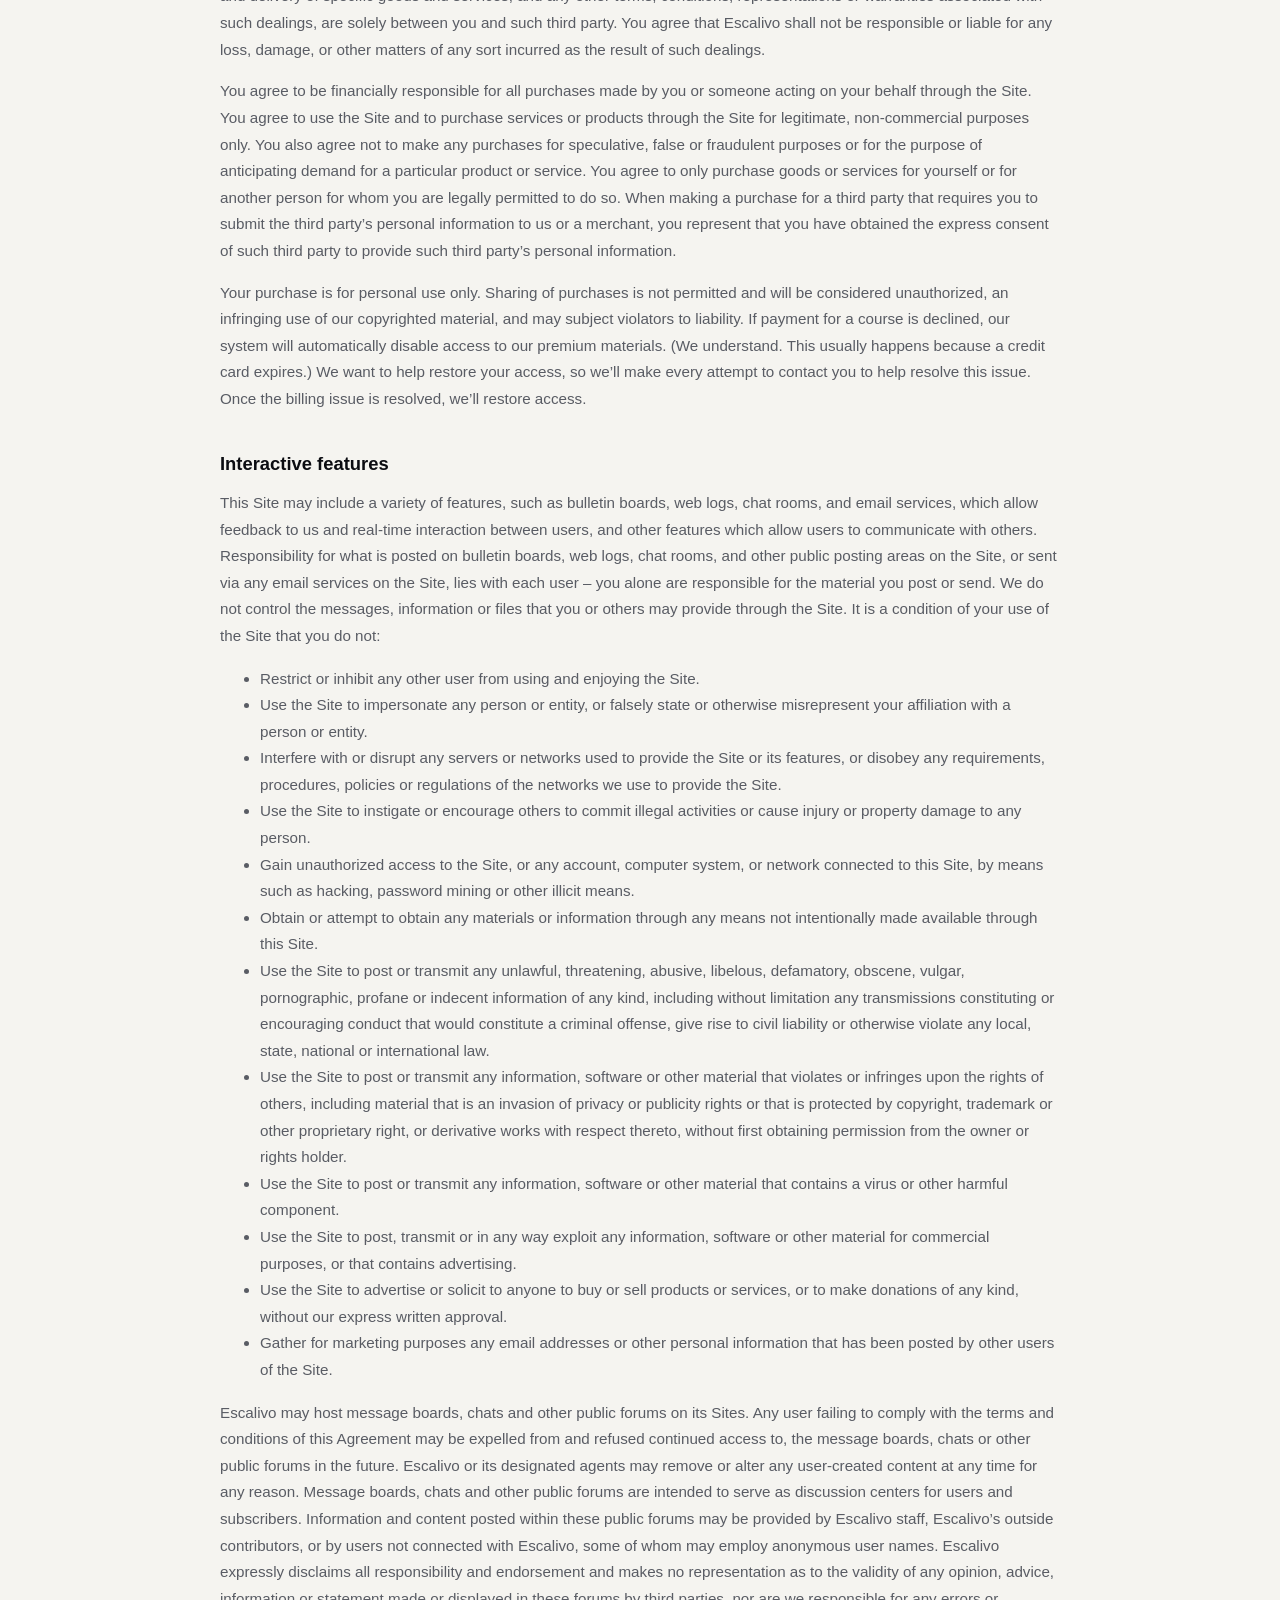
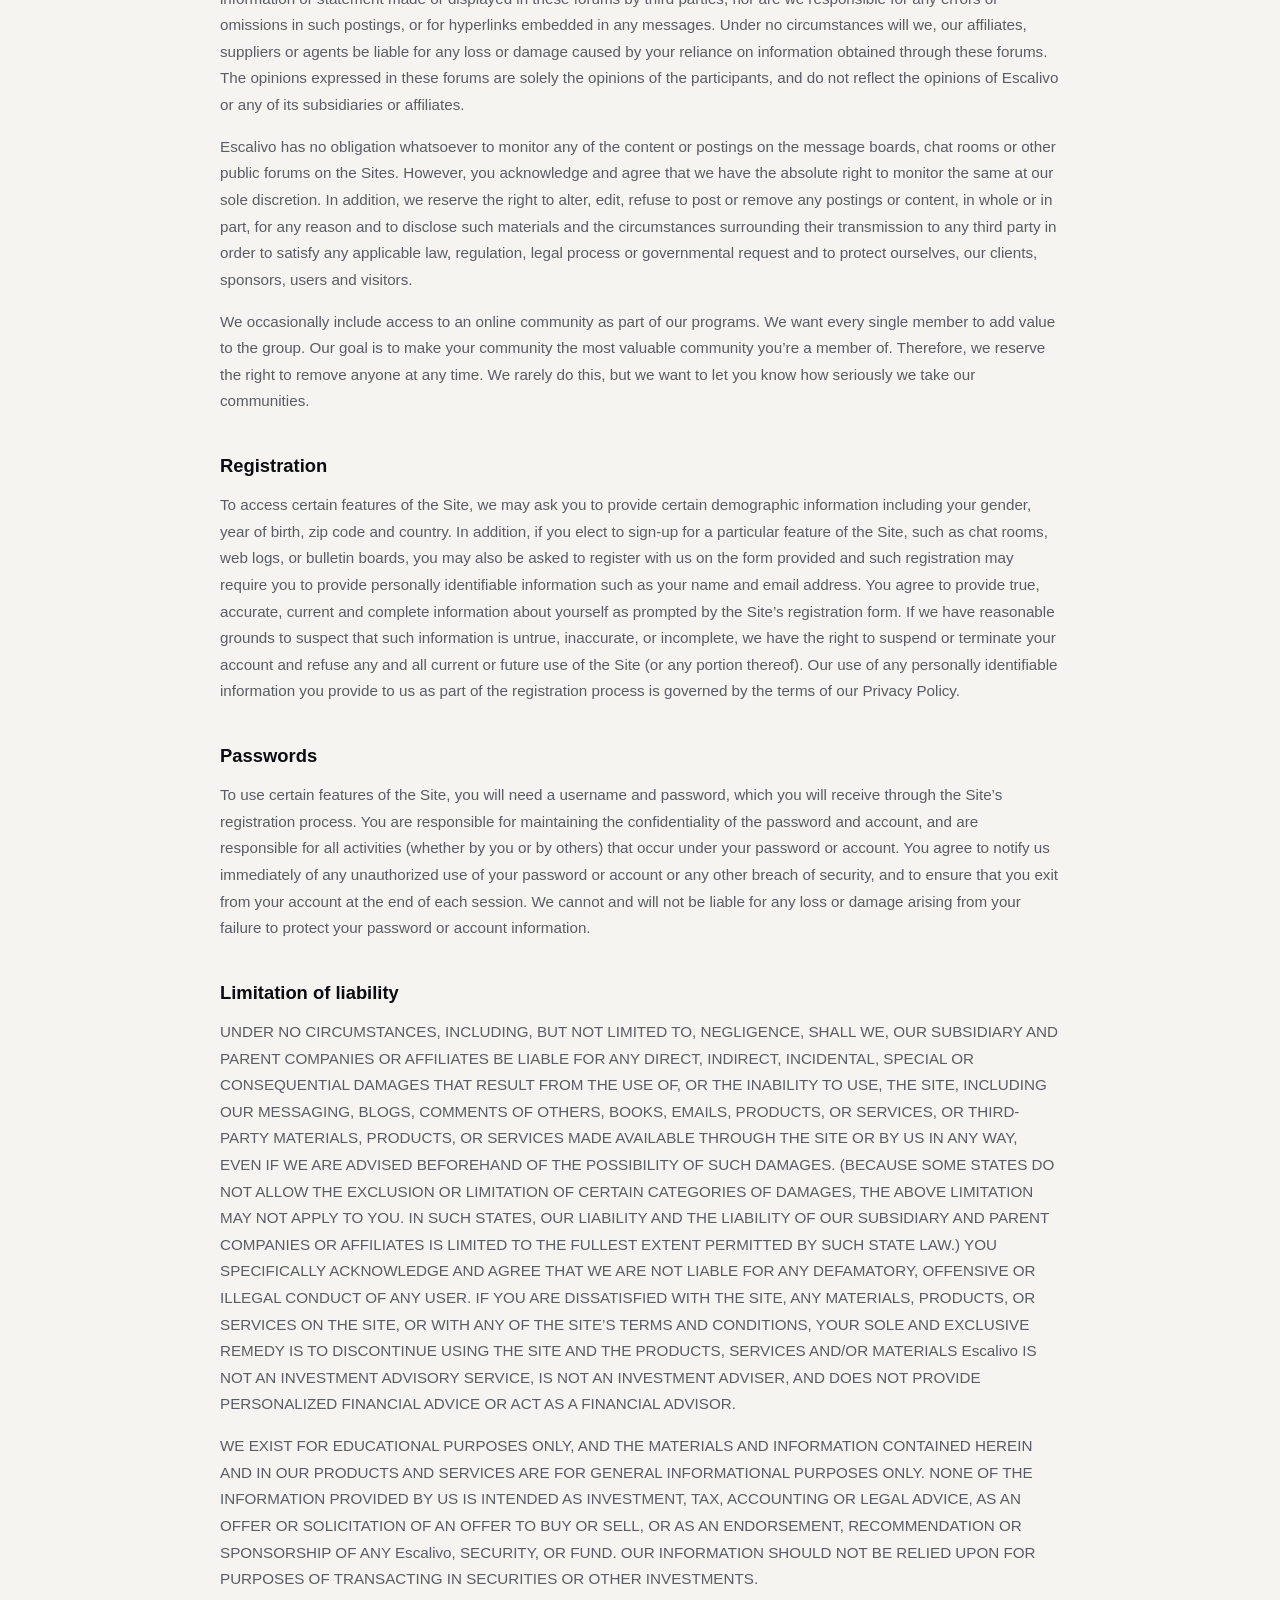
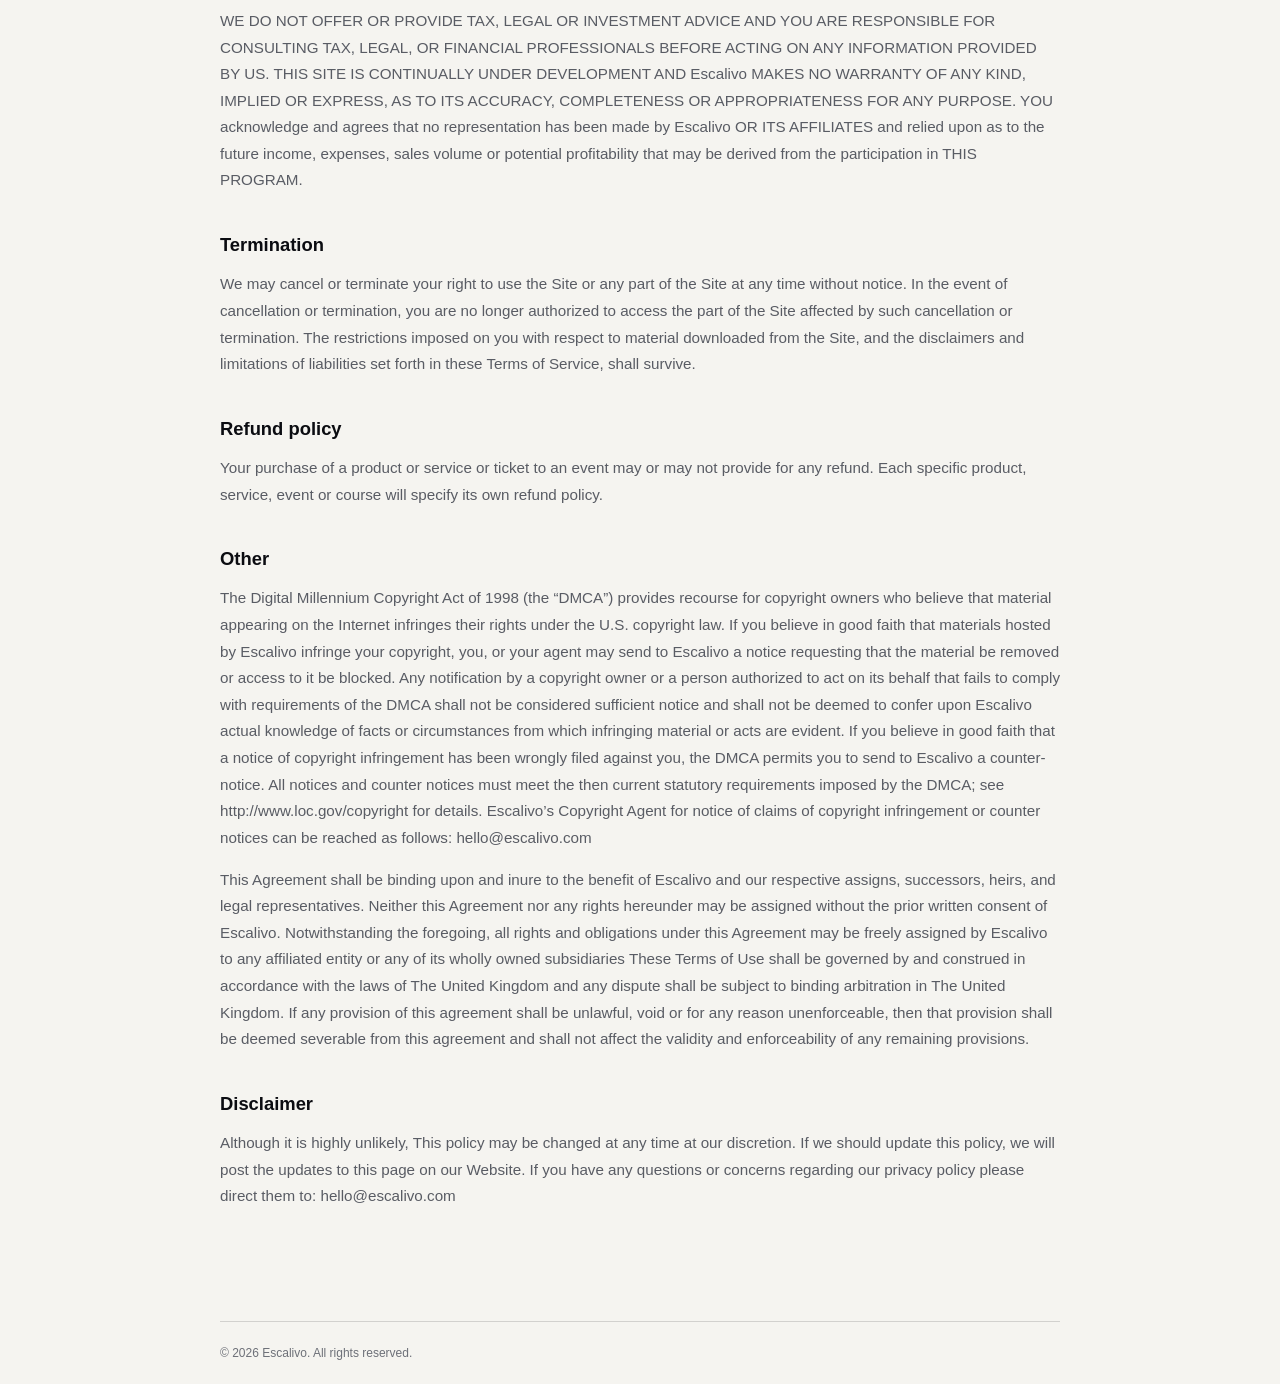
<file: terms/index.html>
﻿<!doctype html>
<html lang="en">
  <head>
    <meta charset="UTF-8" />
    <meta name="viewport" content="width=device-width, initial-scale=1.0" />
    <title>Terms and Conditions | Escalivo</title>
    <meta name="description" content="Escalivo Terms and Conditions." />
    <meta name="robots" content="index, follow" />
    <link rel="canonical" href="https://escalivo.com/terms" />
    <link rel="icon" type="image/png" href="/assets/escalivo-mark-transparent.png" />
    <style>
      :root { color: #0b0c11; background: #f5f4f0; font-family: Arial, sans-serif; }
      * { box-sizing: border-box; }
      body { margin: 0; }
      header, main, footer { width: min(100% - 2.5rem, 840px); margin: 0 auto; }
      header { display: flex; align-items: center; justify-content: space-between; padding: 1.4rem 0; border-bottom: 1px solid rgba(11, 12, 17, 0.15); }
      .brand-lockup { display: inline-flex; align-items: center; gap: 0.45rem; color: #0b0c11; font-size: 1.3rem; font-weight: 600; letter-spacing: -0.055em; text-decoration: none; }
      .brand-lockup img { width: 25px; height: 25px; object-fit: contain; }
      .brand-lockup sup { position: relative; top: -0.7em; margin-left: 0.12rem; font-size: 0.32em; font-weight: 800; letter-spacing: 0; }
      a { color: inherit; }
      main { min-height: 75vh; padding: 6rem 0; }
      h1 { max-width: 720px; margin: 0 0 2rem; font-size: clamp(3rem, 9vw, 6.5rem); letter-spacing: -0.07em; line-height: 0.92; }
      h2 { margin-top: 2.5rem; font-size: 1.15rem; }
      p, li { color: #595c64; font-size: 0.95rem; line-height: 1.75; }
      footer { padding: 1.5rem 0; border-top: 1px solid rgba(11, 12, 17, 0.15); color: #6d7078; font-size: 0.75rem; }
    </style>
  </head>
  <body>
    <header>
      <a class="brand-lockup" href="/" aria-label="Escalivo home">
        <img src="/assets/escalivo-mark-transparent.png" alt="" />
        <span>Escalivo<sup>™</sup></span>
      </a>
      <a href="/">Back to homepage</a>
    </header>
    <main>
      <p>Last updated: August 16, 2026</p>
      <h1>Terms and Conditions.</h1>
      
      <h2>General</h2>
      <p>This website (the “Site”) is owned and operated by Escalivo (“Escalivo,” “we” or “us”). By using the Site, you agree to be bound by these Terms of Service and to use the Site in accordance with these Terms of Service, our Privacy Policy and any additional terms and conditions that may apply to specific sections of the Site or to products and services available through the Site or from Escalivo. Accessing the Site, in any manner, whether automated or otherwise, constitutes use of the Site and your agreement to be bound by these Terms of Service.</p>
      <p>We reserve the right to change these Terms of Service or to impose new conditions on use of the Site, from time to time, in which case we will post the revised Terms of Service on this website. By continuing to use the Site after we post any such changes, you accept the Terms of Service, as modified. Intellectual Property Rights</p>

      <h2>Our limited license to you</h2>
      <p>This Site and all the materials available on the Site are the property of us and/or our affiliates or licensors, and are protected by copyright, trademark, and other intellectual property laws. The Site is provided solely for your personal noncommercial use. You may not use the Site or the materials available on the Site in a manner that constitutes an infringement of our rights or that has not been authorized by us. More specifically, unless explicitly authorized in these Terms of Service or by the owner of the materials, you may not modify, copy, reproduce, republish, upload, post, transmit, translate, sell, create derivative works, exploit, or distribute in any manner or medium (including by email or other electronic means) any material from the Site. You may, however, from time to time, download and/or print one copy of individual pages of the Site for your personal, non-commercial use, provided that you keep intact all copyright and other proprietary notices.</p>

      <h2>Your license to us</h2>
      <p>By posting or submitting any material (including, without limitation, comments, blog entries, Facebook postings, photos and videos) to us via the Site, internet groups, social media venues, or to any of our staff via email, text or otherwise, you are representing: (i) that you are the owner of the material, or are making your posting or submission with the express consent of the owner of the material; and (ii) that you are thirteen years of age or older. In addition, when you submit, email, text or deliver or post any material, you are granting us, and anyone authorized by us, a royalty-free, perpetual, irrevocable, non-exclusive, unrestricted, worldwide license to use, copy, modify, transmit, sell, exploit, create derivative works from, distribute, and/or publicly perform or display such material, in whole or in part, in any manner or medium, now known or hereafter developed, for any purpose. The foregoing grant shall include the right to exploit any proprietary rights in such posting or submission, including, but not limited to, rights under copyright, trademark, service mark or patent laws under any relevant jurisdiction. Also, in connection with the exercise of such rights, you grant us, and anyone authorized by us, the right to identify you as the author of any of your postings or submissions by name, email address or screen name, as we deem appropriate.</p>
      <p>You acknowledge and agree that any contributions originally created by you for us shall be deemed a “work made for hire” when the work performed is within the scope of the definition of a work made for hire in Section 101 of the United States Copyright Law, as amended. As such, the copyrights in those works shall belong to Escalivo from their creation. Thus, Escalivo shall be deemed the author and exclusive owner thereof and shall have the right to exploit any or all of the results and proceeds in any and all media, now known or hereafter devised, throughout the universe, in perpetuity, in all languages, as Escalivo determines. In the event that any of the results and proceeds of your submissions hereunder are not deemed a “work made for hire” under Section 101 of the Copyright Act, as amended, you hereby, without additional compensation, irrevocably assign, convey and transfer to Escalivo all proprietary rights, including without limitation, all copyrights and trademarks throughout the universe, in perpetuity in every medium, whether now known or hereafter devised, to such material and any and all right, title and interest in and to all such proprietary rights in every medium, whether now known or hereafter devised, throughout the universe, in perpetuity. Any posted material which are reproductions of prior works by you shall be co-owned by us.</p>
      <p>You acknowledge that Escalivo has the right but not the obligation to use and display any postings or contributions of any kind and that Escalivo may elect to cease the use and display of any such materials (or any portion thereof), at any time for any reason whatsoever.</p>
      <p>Limitations on Linking and Framing. You may establish a hypertext link to the Site so long as the link does not state or imply any sponsorship of your site by us or by the Site. However, you may not, without our prior written permission, frame or inline link any of the content of the Site, or incorporate into another website or other service any of our material, content or intellectual property.</p>

      <h2>Disclaimers</h2>
      <p>Throughout the Site, we may provide links and pointers to Internet sites maintained by third parties. Our linking to such third-party sites does not imply an endorsement or sponsorship of such sites, or the information, products or services offered on or through the sites. In addition, neither we nor affiliates operate or control in any respect any information, products or services that third parties may provide on or through the Site or on websites linked to by us on the Site. If applicable, any opinions, advice, statements, services, offers, or other information or content expressed or made available by third parties, including information providers, are those of the respective authors or distributors, and not Escalivo. Neither Escalivo nor any third-party provider of information guarantees the accuracy, completeness, or usefulness of any content. Furthermore, Escalivo neither endorses nor is responsible for the accuracy and reliability of any opinion, advice, or statement made on any of the Sites by anyone other than an authorized Escalivo representative while acting in his/her official capacity.</p>
      <p>THE INFORMATION, PRODUCTS AND SERVICES OFFERED ON OR THROUGH THE SITE AND BY Escalivo AND ANY THIRD-PARTY SITES ARE PROVIDED “AS IS” AND WITHOUT WARRANTIES OF ANY KIND EITHER EXPRESS OR IMPLIED. TO THE FULLEST EXTENT PERMISSIBLE PURSUANT TO APPLICABLE LAW, WE DISCLAIM ALL WARRANTIES, EXPRESS OR IMPLIED, INCLUDING, BUT NOT LIMITED TO, IMPLIED WARRANTIES OF MERCHANTABILITY AND FITNESS FOR A PARTICULAR PURPOSE. WE DO NOT WARRANT THAT THE SITE OR ANY OF ITS FUNCTIONS WILL BE UNINTERRUPTED OR ERROR-FREE, THAT DEFECTS WILL BE CORRECTED, OR THAT ANY PART OF THIS SITE, INCLUDING BULLETIN BOARDS, OR THE SERVERS THAT MAKE IT AVAILABLE, ARE FREE OF VIRUSES OR OTHER HARMFUL COMPONENTS.</p>
      <p>WE DO NOT WARRANT OR MAKE ANY REPRESENTATIONS REGARDING THE USE OR THE RESULTS OF THE USE OF THE SITE OR MATERIALS ON THIS SITE OR ON THIRD-PARTY SITES IN TERMS OF THEIR CORRECTNESS, ACCURACY, TIMELINESS, RELIABILITY OR OTHERWISE.</p>
      <p>You agree at all times to defend, indemnify and hold harmless Escalivo its affiliates, their successors, transferees, assignees and licensees and their respective parent and subsidiary companies, agents, associates, officers, directors, shareholders and employees of each from and against any and all claims, causes of action, damages, liabilities, costs and expenses, including legal fees and expenses, arising out of or related to your breach of any obligation, warranty, representation or covenant set forth herein.</p>

      <h2>Online commerce</h2>
      <p>Certain sections of the Site may allow you to purchase many different types of products and services online that are provided by third parties. We are not responsible for the quality, accuracy, timeliness, reliability or any other aspect of these products and services. If you make a purchase from a merchant on the Site or on a site linked to by the Site, the information obtained during your visit to that merchant’s online store or site, and the information that you give as part of the transaction, such as your credit card number and contact information, may be collected by both the merchant and us. A merchant may have privacy and data collection practices that are different from ours. We have no responsibility or liability for these independent policies. In addition, when you purchase products or services on or through the Site, you may be subject to additional terms and conditions that specifically apply to your purchase or use of such products or services. For more information regarding a merchant, its online store, its privacy policies, and/or any additional terms and conditions that may apply, visit that merchant’s website and click on its information links or contact the merchant directly. You release us and our affiliates from any damages that you incur, and agree not to assert any claims against us or them, arising from your purchase or use of any products or services made available by third parties through the Site.</p>
      <p>Your participation, correspondence or business dealings with any third party found on or through our Site, regarding payment and delivery of specific goods and services, and any other terms, conditions, representations or warranties associated with such dealings, are solely between you and such third party. You agree that Escalivo shall not be responsible or liable for any loss, damage, or other matters of any sort incurred as the result of such dealings.</p>
      <p>You agree to be financially responsible for all purchases made by you or someone acting on your behalf through the Site. You agree to use the Site and to purchase services or products through the Site for legitimate, non-commercial purposes only. You also agree not to make any purchases for speculative, false or fraudulent purposes or for the purpose of anticipating demand for a particular product or service. You agree to only purchase goods or services for yourself or for another person for whom you are legally permitted to do so. When making a purchase for a third party that requires you to submit the third party’s personal information to us or a merchant, you represent that you have obtained the express consent of such third party to provide such third party’s personal information.</p>
      <p>Your purchase is for personal use only. Sharing of purchases is not permitted and will be considered unauthorized, an infringing use of our copyrighted material, and may subject violators to liability. If payment for a course is declined, our system will automatically disable access to our premium materials. (We understand. This usually happens because a credit card expires.) We want to help restore your access, so we’ll make every attempt to contact you to help resolve this issue. Once the billing issue is resolved, we’ll restore access.</p>

      <h2>Interactive features</h2>
      <p>This Site may include a variety of features, such as bulletin boards, web logs, chat rooms, and email services, which allow feedback to us and real-time interaction between users, and other features which allow users to communicate with others. Responsibility for what is posted on bulletin boards, web logs, chat rooms, and other public posting areas on the Site, or sent via any email services on the Site, lies with each user – you alone are responsible for the material you post or send. We do not control the messages, information or files that you or others may provide through the Site. It is a condition of your use of the Site that you do not:</p>
      <ul>
        <li>Restrict or inhibit any other user from using and enjoying the Site.</li>
        <li>Use the Site to impersonate any person or entity, or falsely state or otherwise misrepresent your affiliation with a person or entity.</li>
        <li>Interfere with or disrupt any servers or networks used to provide the Site or its features, or disobey any requirements, procedures, policies or regulations of the networks we use to provide the Site.</li>
        <li>Use the Site to instigate or encourage others to commit illegal activities or cause injury or property damage to any person.</li>
        <li>Gain unauthorized access to the Site, or any account, computer system, or network connected to this Site, by means such as hacking, password mining or other illicit means.</li>
        <li>Obtain or attempt to obtain any materials or information through any means not intentionally made available through this Site.</li>
        <li>Use the Site to post or transmit any unlawful, threatening, abusive, libelous, defamatory, obscene, vulgar, pornographic, profane or indecent information of any kind, including without limitation any transmissions constituting or encouraging conduct that would constitute a criminal offense, give rise to civil liability or otherwise violate any local, state, national or international law.</li>
        <li>Use the Site to post or transmit any information, software or other material that violates or infringes upon the rights of others, including material that is an invasion of privacy or publicity rights or that is protected by copyright, trademark or other proprietary right, or derivative works with respect thereto, without first obtaining permission from the owner or rights holder.</li>
        <li>Use the Site to post or transmit any information, software or other material that contains a virus or other harmful component.</li>
        <li>Use the Site to post, transmit or in any way exploit any information, software or other material for commercial purposes, or that contains advertising.</li>
        <li>Use the Site to advertise or solicit to anyone to buy or sell products or services, or to make donations of any kind, without our express written approval.</li>
        <li>Gather for marketing purposes any email addresses or other personal information that has been posted by other users of the Site.</li>
      </ul>
      <p>Escalivo may host message boards, chats and other public forums on its Sites. Any user failing to comply with the terms and conditions of this Agreement may be expelled from and refused continued access to, the message boards, chats or other public forums in the future. Escalivo or its designated agents may remove or alter any user-created content at any time for any reason. Message boards, chats and other public forums are intended to serve as discussion centers for users and subscribers. Information and content posted within these public forums may be provided by Escalivo staff, Escalivo’s outside contributors, or by users not connected with Escalivo, some of whom may employ anonymous user names. Escalivo expressly disclaims all responsibility and endorsement and makes no representation as to the validity of any opinion, advice, information or statement made or displayed in these forums by third parties, nor are we responsible for any errors or omissions in such postings, or for hyperlinks embedded in any messages. Under no circumstances will we, our affiliates, suppliers or agents be liable for any loss or damage caused by your reliance on information obtained through these forums. The opinions expressed in these forums are solely the opinions of the participants, and do not reflect the opinions of Escalivo or any of its subsidiaries or affiliates.</p>
      <p>Escalivo has no obligation whatsoever to monitor any of the content or postings on the message boards, chat rooms or other public forums on the Sites. However, you acknowledge and agree that we have the absolute right to monitor the same at our sole discretion. In addition, we reserve the right to alter, edit, refuse to post or remove any postings or content, in whole or in part, for any reason and to disclose such materials and the circumstances surrounding their transmission to any third party in order to satisfy any applicable law, regulation, legal process or governmental request and to protect ourselves, our clients, sponsors, users and visitors.</p>
      <p>We occasionally include access to an online community as part of our programs. We want every single member to add value to the group. Our goal is to make your community the most valuable community you’re a member of. Therefore, we reserve the right to remove anyone at any time. We rarely do this, but we want to let you know how seriously we take our communities.</p>

      <h2>Registration</h2>
      <p>To access certain features of the Site, we may ask you to provide certain demographic information including your gender, year of birth, zip code and country. In addition, if you elect to sign-up for a particular feature of the Site, such as chat rooms, web logs, or bulletin boards, you may also be asked to register with us on the form provided and such registration may require you to provide personally identifiable information such as your name and email address. You agree to provide true, accurate, current and complete information about yourself as prompted by the Site’s registration form. If we have reasonable grounds to suspect that such information is untrue, inaccurate, or incomplete, we have the right to suspend or terminate your account and refuse any and all current or future use of the Site (or any portion thereof). Our use of any personally identifiable information you provide to us as part of the registration process is governed by the terms of our Privacy Policy.</p>

      <h2>Passwords</h2>
      <p>To use certain features of the Site, you will need a username and password, which you will receive through the Site’s registration process. You are responsible for maintaining the confidentiality of the password and account, and are responsible for all activities (whether by you or by others) that occur under your password or account. You agree to notify us immediately of any unauthorized use of your password or account or any other breach of security, and to ensure that you exit from your account at the end of each session. We cannot and will not be liable for any loss or damage arising from your failure to protect your password or account information.</p>

      <h2>Limitation of liability</h2>
      <p>UNDER NO CIRCUMSTANCES, INCLUDING, BUT NOT LIMITED TO, NEGLIGENCE, SHALL WE, OUR SUBSIDIARY AND PARENT COMPANIES OR AFFILIATES BE LIABLE FOR ANY DIRECT, INDIRECT, INCIDENTAL, SPECIAL OR CONSEQUENTIAL DAMAGES THAT RESULT FROM THE USE OF, OR THE INABILITY TO USE, THE SITE, INCLUDING OUR MESSAGING, BLOGS, COMMENTS OF OTHERS, BOOKS, EMAILS, PRODUCTS, OR SERVICES, OR THIRD-PARTY MATERIALS, PRODUCTS, OR SERVICES MADE AVAILABLE THROUGH THE SITE OR BY US IN ANY WAY, EVEN IF WE ARE ADVISED BEFOREHAND OF THE POSSIBILITY OF SUCH DAMAGES. (BECAUSE SOME STATES DO NOT ALLOW THE EXCLUSION OR LIMITATION OF CERTAIN CATEGORIES OF DAMAGES, THE ABOVE LIMITATION MAY NOT APPLY TO YOU. IN SUCH STATES, OUR LIABILITY AND THE LIABILITY OF OUR SUBSIDIARY AND PARENT COMPANIES OR AFFILIATES IS LIMITED TO THE FULLEST EXTENT PERMITTED BY SUCH STATE LAW.) YOU SPECIFICALLY ACKNOWLEDGE AND AGREE THAT WE ARE NOT LIABLE FOR ANY DEFAMATORY, OFFENSIVE OR ILLEGAL CONDUCT OF ANY USER. IF YOU ARE DISSATISFIED WITH THE SITE, ANY MATERIALS, PRODUCTS, OR SERVICES ON THE SITE, OR WITH ANY OF THE SITE’S TERMS AND CONDITIONS, YOUR SOLE AND EXCLUSIVE REMEDY IS TO DISCONTINUE USING THE SITE AND THE PRODUCTS, SERVICES AND/OR MATERIALS Escalivo IS NOT AN INVESTMENT ADVISORY SERVICE, IS NOT AN INVESTMENT ADVISER, AND DOES NOT PROVIDE PERSONALIZED FINANCIAL ADVICE OR ACT AS A FINANCIAL ADVISOR.</p>
      <p>WE EXIST FOR EDUCATIONAL PURPOSES ONLY, AND THE MATERIALS AND INFORMATION CONTAINED HEREIN AND IN OUR PRODUCTS AND SERVICES ARE FOR GENERAL INFORMATIONAL PURPOSES ONLY. NONE OF THE INFORMATION PROVIDED BY US IS INTENDED AS INVESTMENT, TAX, ACCOUNTING OR LEGAL ADVICE, AS AN OFFER OR SOLICITATION OF AN OFFER TO BUY OR SELL, OR AS AN ENDORSEMENT, RECOMMENDATION OR SPONSORSHIP OF ANY Escalivo, SECURITY, OR FUND. OUR INFORMATION SHOULD NOT BE RELIED UPON FOR PURPOSES OF TRANSACTING IN SECURITIES OR OTHER INVESTMENTS.</p>
      <p>WE DO NOT OFFER OR PROVIDE TAX, LEGAL OR INVESTMENT ADVICE AND YOU ARE RESPONSIBLE FOR CONSULTING TAX, LEGAL, OR FINANCIAL PROFESSIONALS BEFORE ACTING ON ANY INFORMATION PROVIDED BY US. THIS SITE IS CONTINUALLY UNDER DEVELOPMENT AND Escalivo MAKES NO WARRANTY OF ANY KIND, IMPLIED OR EXPRESS, AS TO ITS ACCURACY, COMPLETENESS OR APPROPRIATENESS FOR ANY PURPOSE. YOU acknowledge and agrees that no representation has been made by Escalivo OR ITS AFFILIATES and relied upon as to the future income, expenses, sales volume or potential profitability that may be derived from the participation in THIS PROGRAM.</p>

      <h2>Termination</h2>
      <p>We may cancel or terminate your right to use the Site or any part of the Site at any time without notice. In the event of cancellation or termination, you are no longer authorized to access the part of the Site affected by such cancellation or termination. The restrictions imposed on you with respect to material downloaded from the Site, and the disclaimers and limitations of liabilities set forth in these Terms of Service, shall survive.</p>

      <h2>Refund policy</h2>
      <p>Your purchase of a product or service or ticket to an event may or may not provide for any refund. Each specific product, service, event or course will specify its own refund policy.</p>

      <h2>Other</h2>
      <p>The Digital Millennium Copyright Act of 1998 (the “DMCA”) provides recourse for copyright owners who believe that material appearing on the Internet infringes their rights under the U.S. copyright law. If you believe in good faith that materials hosted by Escalivo infringe your copyright, you, or your agent may send to Escalivo a notice requesting that the material be removed or access to it be blocked. Any notification by a copyright owner or a person authorized to act on its behalf that fails to comply with requirements of the DMCA shall not be considered sufficient notice and shall not be deemed to confer upon Escalivo actual knowledge of facts or circumstances from which infringing material or acts are evident. If you believe in good faith that a notice of copyright infringement has been wrongly filed against you, the DMCA permits you to send to Escalivo a counter-notice. All notices and counter notices must meet the then current statutory requirements imposed by the DMCA; see http://www.loc.gov/copyright for details. Escalivo’s Copyright Agent for notice of claims of copyright infringement or counter notices can be reached as follows: hello@escalivo.com</p>
      <p>This Agreement shall be binding upon and inure to the benefit of Escalivo and our respective assigns, successors, heirs, and legal representatives. Neither this Agreement nor any rights hereunder may be assigned without the prior written consent of Escalivo. Notwithstanding the foregoing, all rights and obligations under this Agreement may be freely assigned by Escalivo to any affiliated entity or any of its wholly owned subsidiaries These Terms of Use shall be governed by and construed in accordance with the laws of The United Kingdom and any dispute shall be subject to binding arbitration in The United Kingdom. If any provision of this agreement shall be unlawful, void or for any reason unenforceable, then that provision shall be deemed severable from this agreement and shall not affect the validity and enforceability of any remaining provisions.</p>

      <h2>Disclaimer</h2>
      <p>Although it is highly unlikely, This policy may be changed at any time at our discretion. If we should update this policy, we will post the updates to this page on our Website. If you have any questions or concerns regarding our privacy policy please direct them to: hello@escalivo.com</p>
    </main>
    <footer>© 2026 Escalivo. All rights reserved.</footer>
  </body>
</html>
</file>
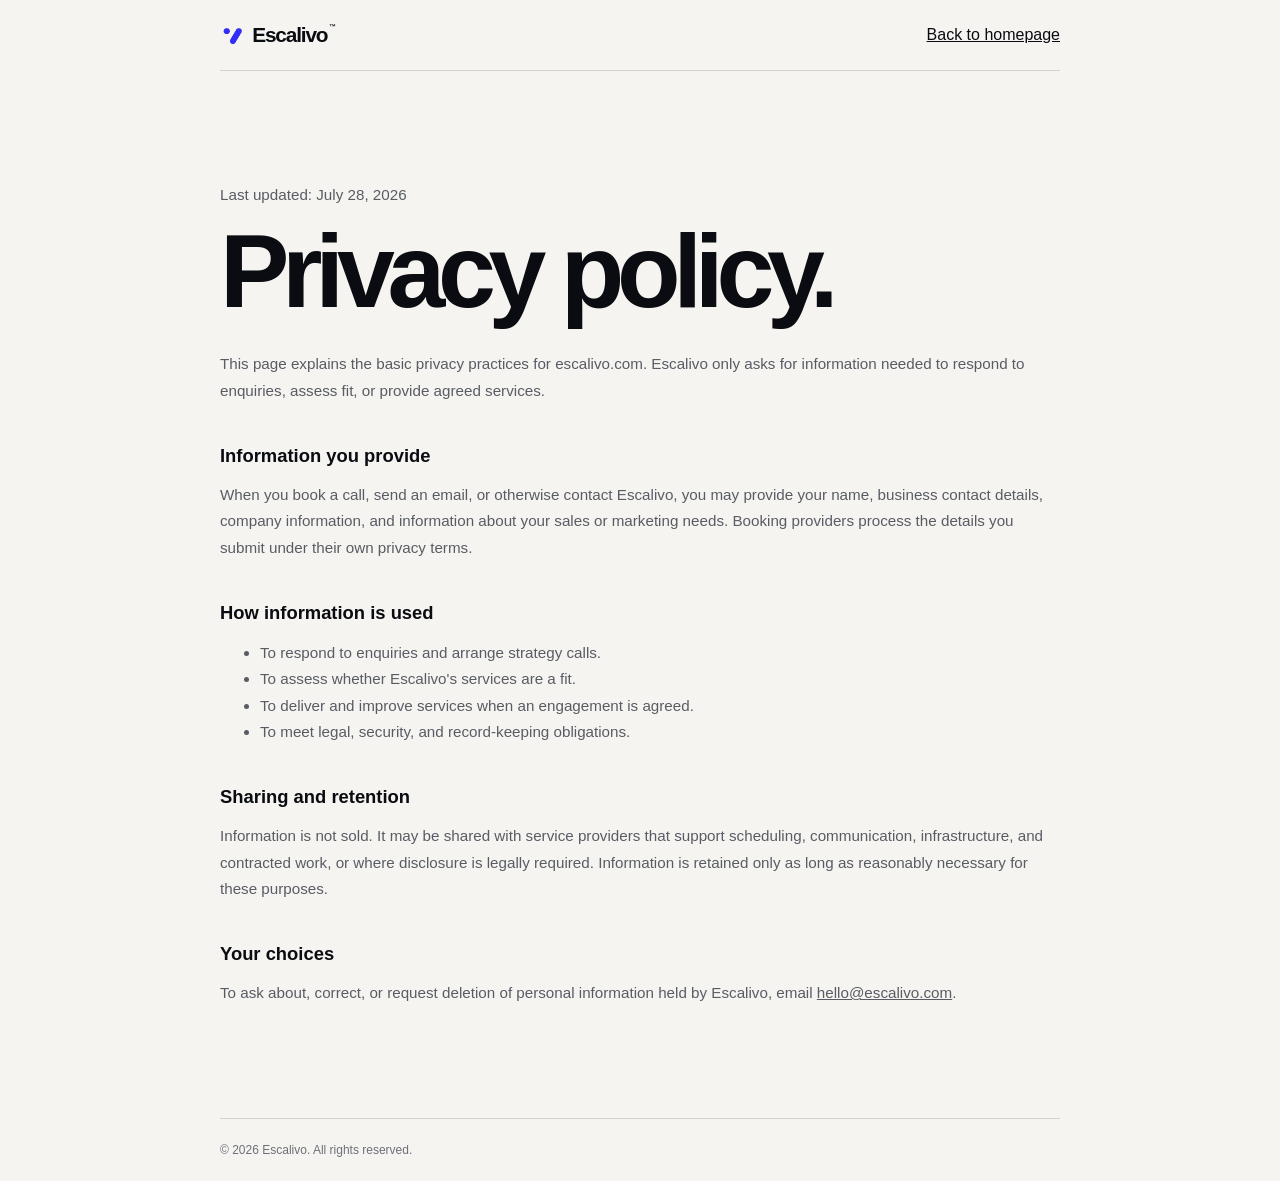
<file: privacy.html>
<!doctype html>
<html lang="en">
  <head>
    <meta charset="UTF-8" />
    <meta name="viewport" content="width=device-width, initial-scale=1.0" />
    <title>Privacy Policy | Escalivo</title>
    <meta
      name="description"
      content="Escalivo privacy information and contact details."
    />
    <meta name="robots" content="index, follow" />
    <link rel="canonical" href="https://escalivo.com/privacy.html" />
    <link rel="icon" type="image/png" href="/assets/escalivo-mark-transparent.png" />
    <style>
      :root {
        color: #0b0c11;
        background: #f5f4f0;
        font-family: Arial, sans-serif;
      }
      * { box-sizing: border-box; }
      body { margin: 0; }
      header, main, footer {
        width: min(100% - 2.5rem, 840px);
        margin: 0 auto;
      }
      header {
        display: flex;
        align-items: center;
        justify-content: space-between;
        padding: 1.4rem 0;
        border-bottom: 1px solid rgba(11, 12, 17, 0.15);
      }
      .brand-lockup {
        display: inline-flex;
        align-items: center;
        gap: 0.45rem;
        color: #0b0c11;
        font-size: 1.3rem;
        font-weight: 600;
        letter-spacing: -0.055em;
        text-decoration: none;
      }
      .brand-lockup img { width: 25px; height: 25px; object-fit: contain; }
      .brand-lockup sup {
        position: relative;
        top: -0.7em;
        margin-left: 0.12rem;
        font-size: 0.32em;
        font-weight: 800;
        letter-spacing: 0;
      }
      a { color: inherit; }
      main { min-height: 75vh; padding: 6rem 0; }
      h1 {
        max-width: 720px;
        margin: 0 0 2rem;
        font-size: clamp(3rem, 9vw, 6.5rem);
        letter-spacing: -0.07em;
        line-height: 0.92;
      }
      h2 { margin-top: 2.5rem; font-size: 1.15rem; }
      p, li { color: #595c64; font-size: 0.95rem; line-height: 1.75; }
      footer {
        padding: 1.5rem 0;
        border-top: 1px solid rgba(11, 12, 17, 0.15);
        color: #6d7078;
        font-size: 0.75rem;
      }
    </style>
  </head>
  <body>
    <header>
      <a class="brand-lockup" href="/" aria-label="Escalivo home">
        <img src="/assets/escalivo-mark-transparent.png" alt="" />
        <span>Escalivo<sup>™</sup></span>
      </a>
      <a href="/">Back to homepage</a>
    </header>
    <main>
      <p>Last updated: July 28, 2026</p>
      <h1>Privacy policy.</h1>
      <p>
        This page explains the basic privacy practices for escalivo.com. Escalivo
        only asks for information needed to respond to enquiries, assess fit, or
        provide agreed services.
      </p>
      <h2>Information you provide</h2>
      <p>
        When you book a call, send an email, or otherwise contact Escalivo, you
        may provide your name, business contact details, company information, and
        information about your sales or marketing needs. Booking providers process
        the details you submit under their own privacy terms.
      </p>
      <h2>How information is used</h2>
      <ul>
        <li>To respond to enquiries and arrange strategy calls.</li>
        <li>To assess whether Escalivo's services are a fit.</li>
        <li>To deliver and improve services when an engagement is agreed.</li>
        <li>To meet legal, security, and record-keeping obligations.</li>
      </ul>
      <h2>Sharing and retention</h2>
      <p>
        Information is not sold. It may be shared with service providers that
        support scheduling, communication, infrastructure, and contracted work,
        or where disclosure is legally required. Information is retained only as
        long as reasonably necessary for these purposes.
      </p>
      <h2>Your choices</h2>
      <p>
        To ask about, correct, or request deletion of personal information held
        by Escalivo, email
        <a href="mailto:hello@escalivo.com">hello@escalivo.com</a>.
      </p>
    </main>
    <footer>© 2026 Escalivo. All rights reserved.</footer>
  </body>
</html>
</file>
<file: assets/index-CvWKLvaZ.css>
@font-face{font-family:Manrope Variable;font-style:normal;font-display:swap;font-weight:200 800;src:url([data-uri]) format("woff2-variations");unicode-range:U+0460-052F,U+1C80-1C8A,U+20B4,U+2DE0-2DFF,U+A640-A69F,U+FE2E-FE2F}@font-face{font-family:Manrope Variable;font-style:normal;font-display:swap;font-weight:200 800;src:url(/assets/manrope-cyrillic-wght-normal-Dvxsihut.woff2) format("woff2-variations");unicode-range:U+0301,U+0400-045F,U+0490-0491,U+04B0-04B1,U+2116}@font-face{font-family:Manrope Variable;font-style:normal;font-display:swap;font-weight:200 800;src:url(/assets/manrope-greek-wght-normal-DL7QRZyv.woff2) format("woff2-variations");unicode-range:U+0370-0377,U+037A-037F,U+0384-038A,U+038C,U+038E-03A1,U+03A3-03FF}@font-face{font-family:Manrope Variable;font-style:normal;font-display:swap;font-weight:200 800;src:url(/assets/manrope-vietnamese-wght-normal-usUDDRr7.woff2) format("woff2-variations");unicode-range:U+0102-0103,U+0110-0111,U+0128-0129,U+0168-0169,U+01A0-01A1,U+01AF-01B0,U+0300-0301,U+0303-0304,U+0308-0309,U+0323,U+0329,U+1EA0-1EF9,U+20AB}@font-face{font-family:Manrope Variable;font-style:normal;font-display:swap;font-weight:200 800;src:url(/assets/manrope-latin-ext-wght-normal-Ch3YOpNY.woff2) format("woff2-variations");unicode-range:U+0100-02BA,U+02BD-02C5,U+02C7-02CC,U+02CE-02D7,U+02DD-02FF,U+0304,U+0308,U+0329,U+1D00-1DBF,U+1E00-1E9F,U+1EF2-1EFF,U+2020,U+20A0-20AB,U+20AD-20C0,U+2113,U+2C60-2C7F,U+A720-A7FF}@font-face{font-family:Manrope Variable;font-style:normal;font-display:swap;font-weight:200 800;src:url(/assets/manrope-latin-wght-normal-DHIcAJRg.woff2) format("woff2-variations");unicode-range:U+0000-00FF,U+0131,U+0152-0153,U+02BB-02BC,U+02C6,U+02DA,U+02DC,U+0304,U+0308,U+0329,U+2000-206F,U+20AC,U+2122,U+2191,U+2193,U+2212,U+2215,U+FEFF,U+FFFD}@font-face{font-family:"Instrument Serif";font-style:italic;font-display:swap;font-weight:400;src:url(/assets/instrument-serif-latin-ext-400-italic-C9HzH3YL.woff2) format("woff2"),url(/assets/instrument-serif-latin-ext-400-italic-D7-lnxEk.woff) format("woff");unicode-range:U+0100-02BA,U+02BD-02C5,U+02C7-02CC,U+02CE-02D7,U+02DD-02FF,U+0304,U+0308,U+0329,U+1D00-1DBF,U+1E00-1E9F,U+1EF2-1EFF,U+2020,U+20A0-20AB,U+20AD-20C0,U+2113,U+2C60-2C7F,U+A720-A7FF}@font-face{font-family:"Instrument Serif";font-style:italic;font-display:swap;font-weight:400;src:url(/assets/instrument-serif-latin-400-italic-DKMiL14s.woff2) format("woff2"),url(/assets/instrument-serif-latin-400-italic-u__WvvIK.woff) format("woff");unicode-range:U+0000-00FF,U+0131,U+0152-0153,U+02BB-02BC,U+02C6,U+02DA,U+02DC,U+0304,U+0308,U+0329,U+2000-206F,U+20AC,U+2122,U+2191,U+2193,U+2212,U+2215,U+FEFF,U+FFFD}:root{--paper: #f5f4f0;--paper-bright: #fbfaf7;--paper-deep: #e7e5df;--ink: #0b0c11;--ink-soft: #3f4149;--muted: #6d7078;--line: rgba(11, 12, 17, .15);--line-dark: rgba(255, 255, 255, .18);--cobalt: #4045ff;--cobalt-dark: #292fdf;--white: #ffffff;--container: 1440px;--gutter: clamp(1.25rem, 3.2vw, 3.75rem);--scroll-progress: 0;color:var(--ink);background:var(--paper);font-family:Manrope Variable,Helvetica Neue,Arial,sans-serif;font-synthesis:none;text-rendering:optimizeLegibility;-webkit-font-smoothing:antialiased;-moz-osx-font-smoothing:grayscale}*,*:before,*:after{box-sizing:border-box}html{scroll-behavior:smooth;background:var(--paper)}body{min-width:320px;margin:0;overflow-x:clip;color:var(--ink);background:var(--paper);font-size:16px;line-height:1.55}body.menu-open{overflow:hidden}body.menu-open .site-header .brand{color:var(--white)}button,a,summary{-webkit-tap-highlight-color:transparent}button,input,textarea,select{font:inherit}a{color:inherit;text-decoration:none}img,canvas,svg{display:block;max-width:100%}p,h1,h2,h3,ul,ol{margin-top:0}::selection{color:var(--white);background:var(--cobalt)}:focus-visible{outline:3px solid var(--cobalt);outline-offset:4px}.sr-only{position:absolute;width:1px;height:1px;padding:0;margin:-1px;overflow:hidden;clip:rect(0,0,0,0);white-space:nowrap;border:0}.skip-link{position:fixed;z-index:1000;top:1rem;left:1rem;padding:.75rem 1rem;color:var(--white);background:var(--ink);transform:translateY(-160%);transition:transform .18s ease}.skip-link:focus{transform:translateY(0)}.page-progress{position:fixed;z-index:1001;inset:0 0 auto;height:2px;pointer-events:none}.page-progress span{display:block;width:100%;height:100%;background:var(--cobalt);transform:scaleX(var(--scroll-progress));transform-origin:left center}.site-header{position:fixed;z-index:100;top:0;left:0;display:grid;grid-template-columns:1fr auto 1fr;align-items:center;width:100%;height:86px;padding:0 var(--gutter);border-bottom:1px solid transparent;transition:height .22s ease,background-color .22s ease,border-color .22s ease,box-shadow .22s ease}.site-header.is-scrolled{height:70px;border-color:var(--line);background:#f5f4f0f0;box-shadow:0 12px 30px #0c0e1a0d;-webkit-backdrop-filter:blur(16px);backdrop-filter:blur(16px)}.brand{display:inline-flex;align-items:center;gap:.45rem;justify-self:start;width:auto;height:42px;overflow:hidden}.brand img{width:25px;height:25px;object-fit:contain}.brand>span{position:relative;font-size:1.42rem;font-weight:560;letter-spacing:-.065em;line-height:1}.brand sup{position:relative;top:-.7em;margin-left:.14rem;font-size:.32em;font-weight:800;letter-spacing:0}.desktop-nav{display:flex;align-items:center;gap:clamp(1.5rem,3vw,3rem);justify-self:center;font-size:.78rem;font-weight:700;letter-spacing:.08em;text-transform:uppercase}.desktop-nav a,.footer-links a{position:relative;transition:color .18s ease}.desktop-nav a:after{position:absolute;right:0;bottom:-.5rem;left:0;height:1px;content:"";background:var(--cobalt);transform:scaleX(0);transform-origin:right;transition:transform .2s ease}.desktop-nav a:hover:after{transform:scaleX(1);transform-origin:left}.header-action{justify-self:end}.menu-toggle,.mobile-menu{display:none}.button{display:inline-flex;min-height:54px;align-items:center;justify-content:center;gap:.75rem;padding:.85rem 1.2rem .85rem 1.45rem;border:1px solid transparent;font-size:.78rem;font-weight:800;letter-spacing:.07em;line-height:1;text-transform:uppercase;transition:color .18s ease,background-color .18s ease,border-color .18s ease,transform .18s ease,box-shadow .18s ease}.button svg{width:1.15rem;height:1.15rem;transition:transform .18s ease}.button:hover{transform:translateY(-2px)}.button:hover svg{transform:translate(2px,-2px)}.button-primary{color:var(--white);background:var(--cobalt);box-shadow:0 12px 28px #4045ff2e}.button-primary:hover{background:var(--ink);box-shadow:0 16px 32px #0b0c1133}.button-light{color:var(--ink);background:var(--white)}.button-light:hover{color:var(--white);background:var(--ink)}.button-small{min-height:44px;padding:.75rem 1rem .75rem 1.2rem;font-size:.7rem}.hero{position:relative;display:grid;min-height:850px;grid-template-columns:minmax(0,.87fr) minmax(540px,1.13fr);align-items:center;gap:clamp(1rem,2vw,2.5rem);max-width:var(--container);padding:150px var(--gutter) 80px;margin:0 auto}.hero:after{position:absolute;right:var(--gutter);bottom:0;left:var(--gutter);height:1px;content:"";background:var(--line)}.hero-copy{position:relative;z-index:2;max-width:630px}.eyebrow{display:flex;align-items:center;gap:.7rem;margin-bottom:1.7rem;color:var(--ink-soft);font-size:.7rem;font-weight:800;letter-spacing:.12em;line-height:1.3;text-transform:uppercase}.eyebrow>span{width:7px;height:7px;flex:0 0 7px;border-radius:50%;background:var(--cobalt);box-shadow:0 0 0 4px #4045ff1f}.hero h1,.section-heading h2,.bottleneck h2,.founder h2,.diagnosis h2,.faq h2,.final-cta h2{margin:0;font-size:clamp(3.7rem,6.25vw,6.4rem);font-weight:530;letter-spacing:-.07em;line-height:.91}h1 em,h2 em{font-family:"Instrument Serif",Georgia,serif;font-weight:400;letter-spacing:-.035em}.hero h1{max-width:720px}.hero h1 em{color:var(--ink)}.hero-intro{max-width:590px;margin:2rem 0 0;color:var(--ink-soft);font-size:clamp(1rem,1.4vw,1.22rem);line-height:1.65}.hero-guarantee{display:flex;flex-wrap:wrap;gap:.25rem .45rem;margin:1.45rem 0 0;font-size:.92rem}.hero-guarantee strong{color:var(--cobalt);font-weight:800}.hero-guarantee span{color:var(--muted)}.hero-actions{display:flex;align-items:center;gap:1.6rem;margin-top:2rem}.text-link{display:inline-flex;align-items:center;gap:.55rem;padding:.35rem 0;border-bottom:1px solid var(--ink);font-size:.76rem;font-weight:800;letter-spacing:.07em;text-transform:uppercase;transition:color .18s ease,border-color .18s ease}.text-link svg{width:1rem;height:1rem;transition:transform .18s ease}.text-link:hover{color:var(--cobalt);border-color:var(--cobalt)}.text-link:hover svg{transform:translate(3px)}.hero-fit{display:grid;grid-template-columns:auto 1fr;gap:1.25rem;margin-top:2.4rem;padding-top:1.2rem;border-top:1px solid var(--line);font-size:.73rem}.hero-fit>p{margin:0;color:var(--muted);font-weight:700}.hero-fit ul{display:flex;flex-wrap:wrap;gap:.65rem 1rem;padding:0;margin:0;list-style:none}.hero-fit li{display:flex;align-items:center;gap:.35rem;color:var(--ink-soft);white-space:nowrap}.hero-fit svg{width:.85rem;height:.85rem;color:var(--cobalt)}.operating-strip{display:grid;grid-template-columns:minmax(270px,.72fr) minmax(0,2.28fr);gap:clamp(2rem,4vw,5rem);padding:clamp(4rem,7vw,7.5rem) var(--gutter);color:var(--white);background:var(--ink)}.strip-heading{align-self:center}.strip-heading p{max-width:330px;margin:0;font-size:clamp(1.7rem,2.45vw,2.7rem);font-weight:500;letter-spacing:-.045em;line-height:1.06}.strip-heading em{color:#a8abff;font-family:"Instrument Serif",Georgia,serif;font-weight:400}.principles-grid{display:grid;grid-template-columns:repeat(4,minmax(0,1fr));border-top:1px solid var(--line-dark);border-bottom:1px solid var(--line-dark)}.principle{min-height:260px;padding:1.6rem 1.25rem 1.4rem;border-left:1px solid var(--line-dark)}.principle:last-child{border-right:1px solid var(--line-dark)}.principle>svg{width:2.1rem;height:2.1rem;margin-bottom:3.5rem;color:#7c81ff}.principle h2{margin-bottom:.7rem;font-size:.95rem;font-weight:750;letter-spacing:-.02em}.principle p{max-width:240px;margin:0;color:#fff9;font-size:.78rem;line-height:1.6}.section{max-width:var(--container);padding:clamp(6rem,10vw,10rem) var(--gutter);margin:0 auto}.section-heading{display:grid;grid-template-columns:minmax(0,1.55fr) minmax(250px,.45fr);align-items:end;gap:3rem}.section-heading h2{max-width:980px;font-size:clamp(3.2rem,5.5vw,5.9rem)}.section-heading>.reveal:last-child>p{max-width:330px;margin:0 0 .5rem;color:var(--muted);font-size:.92rem;line-height:1.65}.method-grid{display:grid;grid-template-columns:repeat(3,minmax(0,1fr));margin-top:clamp(4rem,7vw,7rem);border-top:1px solid var(--line);border-bottom:1px solid var(--line)}.method-act{position:relative;min-height:560px;padding:1.4rem clamp(1.25rem,2.4vw,2.4rem) 2rem;border-left:1px solid var(--line)}.method-act:last-child{border-right:1px solid var(--line)}.method-topline{display:flex;align-items:center;justify-content:space-between;color:var(--muted);font-size:.68rem;font-weight:800;letter-spacing:.1em;text-transform:uppercase}.method-topline p{margin:0}.method-topline>span{color:var(--cobalt)}.method-icon{display:grid;width:72px;height:72px;place-items:center;margin:4rem 0 2.6rem;border:1px solid var(--line);color:var(--cobalt);background:var(--paper-bright)}.method-icon svg{width:2.15rem;height:2.15rem}.method-act h3{max-width:310px;margin-bottom:1.5rem;font-size:clamp(1.55rem,2vw,2rem);font-weight:570;letter-spacing:-.045em;line-height:1.04}.method-act ol{padding:1.25rem 0 0;margin:0;border-top:1px solid var(--line);list-style-position:inside}.method-act li{padding:.6rem 0;color:var(--ink-soft);border-bottom:1px solid rgba(11,12,17,.08);font-size:.78rem}.method-act li::marker{color:var(--cobalt);font-size:.65rem;font-weight:800}.method-description{max-width:320px;margin:1.5rem 0 0;color:var(--muted);font-size:.78rem;line-height:1.6}.method-arrow{position:absolute;z-index:1;top:48%;right:-1.05rem;width:2.1rem;height:2.1rem;padding:.55rem;color:var(--white);background:var(--cobalt)}.section-dark{color:var(--white);background:var(--ink)}.bottleneck{display:grid;grid-template-columns:minmax(0,1fr) minmax(460px,.8fr);gap:clamp(3rem,7vw,8rem);max-width:none;padding:clamp(6rem,10vw,10rem) var(--gutter)}.bottleneck-intro{display:grid;align-content:space-between;min-height:560px}.eyebrow-dark{color:#ffffff8f}.bottleneck h2{max-width:850px;font-size:clamp(3.4rem,6.3vw,7rem)}.bottleneck h2 em{color:#898dff}.bottleneck-intro>.reveal:last-child p{max-width:500px;margin:0;color:#ffffff8f;font-size:.95rem}.bottleneck-grid{border-top:1px solid var(--line-dark)}.bottleneck-item{display:grid;min-height:140px;grid-template-columns:54px 1fr;gap:1.2rem;align-items:start;padding:1.6rem 0;border-bottom:1px solid var(--line-dark)}.bottleneck-item>span{display:grid;width:38px;height:38px;place-items:center;color:#a8abff;border:1px solid var(--line-dark);font-size:.64rem;font-weight:800}.bottleneck-item h3{margin-bottom:.45rem;font-size:1.1rem;font-weight:600;letter-spacing:-.025em}.bottleneck-item p{max-width:480px;margin:0;color:#ffffff8c;font-size:.78rem;line-height:1.6}.founder{display:grid;grid-template-columns:minmax(320px,.82fr) minmax(0,1.18fr);gap:clamp(3rem,8vw,9rem);align-items:center}.founder-image-wrap{position:relative;min-height:620px}.founder-image-wrap>img{width:100%;height:620px;object-fit:cover;object-position:center 30%;filter:saturate(.82) contrast(1.02)}.founder-image-meta{position:absolute;right:-1px;bottom:-1px;display:flex;gap:1.5rem;padding:.9rem 1.1rem;color:var(--white);background:var(--ink);font-size:.62rem;font-weight:800;letter-spacing:.08em;text-transform:uppercase}.founder-copy{max-width:690px}.founder h2{margin-bottom:2rem;font-size:clamp(3.4rem,5.6vw,6.4rem)}.founder-lede{max-width:630px;margin-bottom:1.25rem;color:var(--ink);font-size:clamp(1.25rem,2vw,1.7rem);font-weight:530;letter-spacing:-.035em;line-height:1.35}.founder-copy .reveal>p:not(.eyebrow):not(.founder-lede){max-width:590px;color:var(--muted);font-size:.92rem;line-height:1.75}.founder-link{margin-top:1rem}.diagnosis{display:grid;grid-template-columns:minmax(0,1.2fr) minmax(360px,.8fr);gap:clamp(4rem,9vw,11rem);border-top:1px solid var(--line)}.diagnosis h2{max-width:770px;font-size:clamp(3.5rem,5.8vw,6.5rem)}.diagnosis h2 em{color:var(--cobalt)}.diagnosis-content{align-self:end}.diagnosis-content>.reveal:first-child p{margin-bottom:2rem;color:var(--muted);font-size:.9rem;line-height:1.7}.diagnosis-content ul{padding:0;margin:0 0 2.5rem;list-style:none;border-top:1px solid var(--line)}.diagnosis-content li{display:grid;grid-template-columns:44px 1fr;gap:1rem;padding:1.1rem 0;border-bottom:1px solid var(--line)}.diagnosis-content li>span{color:var(--cobalt);font-size:.64rem;font-weight:850}.diagnosis-content li p{margin:0;font-size:.8rem}.diagnosis-note{display:inline-block;margin:0 0 0 1rem;color:var(--muted);font-size:.68rem}.faq{display:grid;grid-template-columns:minmax(280px,.72fr) minmax(0,1.28fr);gap:clamp(3rem,8vw,9rem);border-top:1px solid var(--line)}.faq h2{font-size:clamp(3.2rem,5vw,5.8rem)}.faq-list{border-top:1px solid var(--line)}.faq-list details{border-bottom:1px solid var(--line)}.faq-list summary{display:flex;align-items:center;justify-content:space-between;gap:1rem;padding:1.6rem 0;cursor:pointer;list-style:none;font-size:.96rem;font-weight:650;letter-spacing:-.015em}.faq-list summary::-webkit-details-marker{display:none}.faq-list summary svg{width:1.25rem;height:1.25rem;flex:0 0 1.25rem;color:var(--cobalt);transition:transform .2s ease}.faq-list details[open] summary svg{transform:rotate(45deg)}.faq-list details>p{max-width:710px;padding:0 3rem 1.75rem 0;margin:0;color:var(--muted);font-size:.85rem;line-height:1.75}.final-cta{position:relative;display:grid;min-height:640px;grid-template-columns:minmax(0,1.35fr) minmax(310px,.65fr);align-items:end;gap:3rem;padding:clamp(6rem,9vw,9rem) var(--gutter);overflow:hidden;color:var(--white);background:var(--cobalt)}.final-cta:after{position:absolute;top:0;right:0;bottom:0;left:0;content:"";background:#1d22cd14;pointer-events:none}.final-cta>*{position:relative;z-index:2}.final-cta h2{max-width:980px;font-size:clamp(4rem,7.8vw,8.5rem)}.cta-action{align-self:end;justify-self:end}.cta-action>p{margin-bottom:1.8rem;color:#ffffffb8;font-size:.84rem;line-height:1.7}.site-footer{padding:4rem var(--gutter) 1.4rem;color:var(--white);background:var(--ink)}.footer-brand{display:flex;align-items:flex-end;justify-content:space-between;gap:2rem;padding-bottom:3rem;border-bottom:1px solid var(--line-dark)}.footer-logo{color:var(--white)}.footer-logo img{width:30px;height:30px}.footer-brand p{max-width:330px;margin:0;color:#ffffff80;font-size:.76rem;text-align:right}.footer-links{display:flex;justify-content:flex-end;gap:clamp(4rem,10vw,10rem);padding:3rem 0 4rem}.footer-links>div{display:flex;min-width:150px;flex-direction:column;gap:.65rem}.footer-links p{margin-bottom:.65rem;color:#ffffff61;font-size:.62rem;font-weight:800;letter-spacing:.1em;text-transform:uppercase}.footer-links a{display:inline-flex;width:fit-content;align-items:center;gap:.5rem;color:#ffffffbd;font-size:.78rem}.footer-links a:hover{color:var(--white)}.footer-links svg{width:.95rem;height:.95rem}.footer-bottom{display:grid;grid-template-columns:1fr auto 1fr;gap:1rem;padding-top:1.4rem;border-top:1px solid var(--line-dark);color:#ffffff5c;font-size:.62rem}.footer-bottom p{margin:0}.footer-bottom a{justify-self:center}.footer-bottom span{justify-self:end}.mobile-sticky-cta{display:none}.js .reveal{opacity:0;transform:translateY(24px);transition:opacity .7s cubic-bezier(.2,.7,.2,1) var(--reveal-delay),transform .7s cubic-bezier(.2,.7,.2,1) var(--reveal-delay)}.js .reveal.is-visible{opacity:1;transform:translateY(0)}@keyframes page-progress-track{0%{transform:scaleX(0)}to{transform:scaleX(1)}}@supports (animation-timeline: scroll()){.page-progress span{animation:page-progress-track auto linear both;animation-timeline:scroll()}}.bottleneck-diagnostic{display:grid;gap:2rem}.bottleneck-item{width:100%;grid-template-columns:54px 1fr 24px;border:0;border-bottom:1px solid var(--line-dark);color:inherit;background:transparent;cursor:pointer;text-align:left;transition:padding .24s cubic-bezier(.16,1,.3,1),background-color .18s ease,border-color .18s ease}.bottleneck-item:hover,.bottleneck-item.is-active{padding-right:1rem;padding-left:1rem;border-color:#7c81ffb3;background:#ffffff0b}.bottleneck-item>svg{width:1rem;height:1rem;align-self:center;color:#a8abff;opacity:0;transform:translate(-8px);transition:opacity .18s ease,transform .24s cubic-bezier(.16,1,.3,1)}.bottleneck-item:hover>svg,.bottleneck-item.is-active>svg{opacity:1;transform:translate(0)}.diagnostic-result{padding:clamp(1.5rem,3vw,2.5rem);border:1px solid rgba(124,129,255,.42);background:#14151c;box-shadow:0 1px 2px #0000002e,0 26px 70px #00000038}.diagnostic-label,.diagnostic-result>div>span{margin:0 0 .7rem;color:#a8abff;font-size:.62rem;font-weight:850;letter-spacing:.1em;text-transform:uppercase}.diagnostic-signal{margin:0;color:var(--white);font-size:clamp(1.25rem,1.9vw,1.65rem);font-weight:520;letter-spacing:-.035em;line-height:1.35}.diagnostic-result>div{padding:1.4rem 0;margin:1.5rem 0;border-top:1px solid var(--line-dark);border-bottom:1px solid var(--line-dark)}.diagnostic-result>div p{margin:0;color:#ffffffad;font-size:.78rem;line-height:1.7}.diagnostic-caveat{max-width:440px;margin:1rem 0 0;color:#ffffff61;font-size:.62rem;line-height:1.55}@media(max-width:1180px){.hero{min-height:790px;grid-template-columns:minmax(0,.95fr) minmax(440px,1.05fr)}.principles-grid{grid-template-columns:repeat(2,minmax(0,1fr))}.principle:nth-child(3){border-top:1px solid var(--line-dark)}.principle:nth-child(4){border-top:1px solid var(--line-dark);border-right:1px solid var(--line-dark)}.method-act{min-height:600px}}@media(max-width:980px){.site-header{grid-template-columns:1fr auto}.desktop-nav,.header-action{display:none}.menu-toggle{display:grid;width:42px;height:42px;place-items:center;justify-self:end;padding:0;border:1px solid var(--line);color:var(--ink);background:var(--paper);cursor:pointer}.menu-toggle svg{width:1.3rem;height:1.3rem}.mobile-menu{position:fixed;z-index:90;top:0;right:0;bottom:0;left:0;display:flex;flex-direction:column;justify-content:center;padding:110px var(--gutter) 3rem;color:var(--white);background:var(--ink);opacity:0;pointer-events:none;transform:translateY(-18px);transition:opacity .22s ease,transform .22s ease}.mobile-menu.is-open{opacity:1;pointer-events:auto;transform:translateY(0)}.mobile-menu nav{display:flex;flex-direction:column;margin-bottom:2.5rem;border-top:1px solid var(--line-dark)}.mobile-menu nav a{display:flex;gap:1rem;padding:1.05rem 0;border-bottom:1px solid var(--line-dark);font-size:clamp(2.2rem,8vw,4rem);font-weight:530;letter-spacing:-.05em;line-height:1}.mobile-menu nav span{padding-top:.4rem;color:#8c90ff;font-size:.66rem;letter-spacing:0}.mobile-menu .button{width:fit-content}.mobile-menu>p{margin:auto 0 0;color:#ffffff73;font-size:.7rem}.hero{grid-template-columns:1fr;padding-top:135px}.operating-strip{grid-template-columns:1fr}.strip-heading p{max-width:530px}.section-heading,.diagnosis,.faq{grid-template-columns:1fr}.section-heading>.reveal:last-child>p{max-width:520px}.method-grid{grid-template-columns:1fr}.method-act{min-height:auto;padding-bottom:3.5rem;border-right:1px solid var(--line);border-bottom:1px solid var(--line)}.method-act:last-child{border-bottom:0}.method-icon{margin:2.5rem 0 2rem}.method-arrow{top:auto;right:2rem;bottom:-1.05rem;transform:rotate(90deg)}.bottleneck{grid-template-columns:1fr}.bottleneck-intro{min-height:430px}.bottleneck-diagnostic{grid-template-columns:minmax(0,1fr) minmax(320px,.82fr);align-items:start}.diagnostic-result{position:sticky;top:92px}.founder{gap:4rem}.founder-image-wrap,.founder-image-wrap>img{min-height:520px;height:520px}.faq{gap:3rem}.final-cta{grid-template-columns:1fr}.cta-action{justify-self:start}}@media(max-width:720px){body{padding-bottom:72px}.site-header,.site-header.is-scrolled{height:66px}.brand{height:38px}.brand>span{font-size:1.25rem}.hero{min-height:0;padding-top:116px;padding-bottom:4.5rem}.hero h1{font-size:clamp(3.25rem,15vw,5.1rem)}.hero-intro{margin-top:1.5rem;font-size:1rem}.hero-guarantee,.hero-guarantee span{display:block}.hero-actions{align-items:flex-start;flex-direction:column;gap:1.1rem}.hero-fit{grid-template-columns:1fr;gap:.6rem}.hero-fit ul{flex-direction:column}.principles-grid{grid-template-columns:1fr}.principle{min-height:200px;border-right:1px solid var(--line-dark);border-bottom:1px solid var(--line-dark)}.principle:nth-child(2){border-top:1px solid var(--line-dark)}.principle:last-child{border-bottom:0}.principle>svg{margin-bottom:2.8rem}.section{padding-top:6rem;padding-bottom:6rem}.section-heading h2,.bottleneck h2,.founder h2,.diagnosis h2,.faq h2{font-size:clamp(3rem,13vw,4.7rem)}.method-grid{margin-top:3rem}.method-act{padding-right:1.25rem;padding-left:1.25rem}.bottleneck{padding-top:6rem;padding-bottom:6rem}.bottleneck-intro{min-height:380px}.bottleneck-diagnostic{grid-template-columns:1fr}.diagnostic-result{position:static}.founder{grid-template-columns:1fr}.founder-image-wrap,.founder-image-wrap>img{min-height:470px;height:470px}.diagnosis-note{display:block;margin:.8rem 0 0}.faq-list summary{font-size:.88rem}.final-cta{min-height:620px;padding-top:6rem;padding-bottom:6rem}.final-cta h2{font-size:clamp(3.6rem,15.8vw,6.2rem)}.footer-brand{align-items:flex-start;flex-direction:column}.footer-brand p{text-align:left}.footer-links{justify-content:flex-start}.footer-bottom{grid-template-columns:1fr}.footer-bottom a,.footer-bottom span{justify-self:start}.mobile-sticky-cta{position:fixed;z-index:80;right:0;bottom:0;left:0;display:block;padding:.65rem var(--gutter);border-top:1px solid var(--line);background:#f5f4f0f0;-webkit-backdrop-filter:blur(14px);backdrop-filter:blur(14px)}.mobile-sticky-cta .button{width:100%}}@media(max-width:430px){.hero{padding-top:105px}.hero h1{font-size:3.35rem}.founder-image-wrap,.founder-image-wrap>img{min-height:410px;height:410px}.footer-links{gap:2rem}}@media(prefers-reduced-motion:reduce){html{scroll-behavior:auto}*,*:before,*:after{scroll-behavior:auto!important;transition-duration:.01ms!important;animation-duration:.01ms!important;animation-iteration-count:1!important}.js .reveal{opacity:1;transform:none}.page-progress span{animation:none;transform:none}}body.intro-active{overflow:hidden}.no-js .brand-intro,.intro-seen .brand-intro{display:none}.brand-intro{--intro-mark-x: 0px;--intro-mark-y: 0px;--intro-word-x: 0px;--intro-word-y: 0px;--intro-tilt: 0deg;position:fixed;z-index:2000;top:0;right:0;bottom:0;left:0;display:grid;overflow:hidden;place-items:center;color:var(--ink);cursor:default}.brand-intro-panel{position:absolute;z-index:0;right:0;left:0;height:50.1%;background:var(--paper);transition:transform .85s cubic-bezier(.76,0,.24,1);will-change:transform}.brand-intro-panel-top{top:0;border-bottom:1px solid var(--line)}.brand-intro-panel-bottom{bottom:0}.brand-intro-content{position:relative;z-index:1;display:grid;width:min(760px,calc(100vw - 2 * var(--gutter)));grid-template-columns:1fr auto;align-items:end;opacity:0;transform:translateY(18px);transition:opacity .42s ease,transform .54s cubic-bezier(.16,1,.3,1)}.brand-intro.is-ready .brand-intro-content{opacity:1;transform:translateY(0)}.brand-intro-index{grid-column:1 / -1;display:flex;gap:.7rem;margin:0 0 clamp(2.2rem,5vw,4.5rem);color:var(--muted);font-size:.62rem;font-weight:800;letter-spacing:.12em;text-transform:uppercase}.brand-intro-index span{color:var(--cobalt)}.brand-intro-lockup{grid-column:1 / -1;display:flex;align-items:center;gap:clamp(.8rem,2vw,1.4rem);transform-origin:center;transition:opacity .36s ease,transform .68s cubic-bezier(.16,1,.3,1)}.brand-intro-mark{width:clamp(56px,7vw,82px);height:auto;flex:0 0 auto;transform:translate3d(var(--intro-mark-x),var(--intro-mark-y),0) rotate(var(--intro-tilt));transition:transform .12s steps(3,end);will-change:transform}.brand-intro-word{position:relative;font-size:clamp(3.7rem,8.7vw,7.4rem);font-weight:550;letter-spacing:-.075em;line-height:.82;transform:translate3d(var(--intro-word-x),var(--intro-word-y),0);transition:transform .16s steps(4,end);will-change:transform}.brand-intro-word sup{position:absolute;top:-.2em;right:-.65em;font-size:.13em;font-weight:800;letter-spacing:0}.brand-intro-tagline{margin:clamp(2rem,4vw,3.3rem) 0 1rem;color:var(--ink-soft);font-size:clamp(.86rem,1.2vw,1rem);opacity:.45;transition:opacity .26s ease}.brand-intro.is-engaged .brand-intro-tagline{opacity:1}.brand-intro-rule{align-self:center;width:min(210px,28vw);height:2px;margin-bottom:1rem;overflow:hidden;background:var(--line)}.brand-intro-rule:after{display:block;width:100%;height:100%;content:"";background:var(--cobalt);transform:scaleX(0);transform-origin:left;transition:transform .72s cubic-bezier(.16,1,.3,1)}.brand-intro.is-engaged .brand-intro-rule:after,.brand-intro.is-opening .brand-intro-rule:after{transform:scaleX(1)}.brand-intro-cue{grid-column:1 / -1;display:flex;justify-content:space-between;padding-top:.95rem;margin:0;border-top:1px solid var(--line);color:var(--ink);font-size:.58rem;font-weight:800;letter-spacing:.1em;text-transform:uppercase}.brand-intro-cue span{color:var(--muted);font-weight:650}.brand-intro.is-opening{pointer-events:none}.brand-intro.is-opening .brand-intro-panel-top{transform:translateY(-101%)}.brand-intro.is-opening .brand-intro-panel-bottom{transform:translateY(101%)}.brand-intro.is-opening .brand-intro-content{opacity:0;transform:scale(.94);transition:opacity .26s ease,transform .5s cubic-bezier(.16,1,.3,1)}.hero-standard{position:relative}.hero-standard .hero{min-height:min(900px,100svh);grid-template-columns:minmax(0,1.2fr) minmax(370px,.8fr);gap:clamp(3rem,6vw,8rem)}.hero-standard .hero-copy{width:100%;max-width:720px;height:auto;min-height:0}.hero-standard .hero h1{max-width:780px;font-size:clamp(4.2rem,7vw,7.2rem)}.hero-brief{position:relative;z-index:2;width:100%;max-width:470px;align-self:center;justify-self:end;padding:1.3rem 0 0;border-top:1px solid var(--line)}.hero-brief-brand{display:flex;min-height:120px;align-items:flex-start}.hero-brief-brand img{width:82px;height:auto}.hero-brief-label{margin:0 0 1rem;color:var(--cobalt);font-size:.62rem;font-weight:800;letter-spacing:.11em;text-transform:uppercase}.hero-brief h2{max-width:430px;margin:0 0 2rem;font-size:clamp(2rem,3.1vw,3.3rem);font-weight:540;letter-spacing:-.06em;line-height:.98}.hero-brief ol{padding:0;margin:0;border-top:1px solid var(--line);list-style:none}.hero-brief li{display:grid;grid-template-columns:34px 1fr;gap:.65rem;padding:1rem 0;border-bottom:1px solid var(--line)}.hero-brief li>span{padding-top:.1rem;color:var(--cobalt);font-size:.58rem;font-weight:850}.hero-brief strong{display:block;margin-bottom:.25rem;font-size:.78rem;font-weight:800}.hero-brief li p{max-width:360px;margin:0;color:var(--muted);font-size:.72rem;line-height:1.55}.hero-brief-footer{display:flex;justify-content:space-between;gap:1rem;padding-top:.9rem;color:var(--muted);font-size:.56rem;font-weight:750;letter-spacing:.07em;text-transform:uppercase}@media(max-width:1180px){.hero-standard .hero{grid-template-columns:minmax(0,1.08fr) minmax(350px,.92fr);gap:3rem}.hero-standard .hero h1{font-size:clamp(4rem,7.4vw,6.3rem)}}@media(max-width:980px){.hero-standard .hero{min-height:0;grid-template-columns:1fr;gap:5rem;padding-top:135px;padding-bottom:6rem}.hero-standard .hero-copy{max-width:760px;height:auto;min-height:0}.hero-brief{max-width:none;justify-self:stretch}.hero-brief-brand{min-height:100px}}@media(max-width:720px){.brand-intro-content{grid-template-columns:1fr}.brand-intro-index{margin-bottom:3rem}.brand-intro-lockup{gap:.65rem}.brand-intro-mark{width:48px}.brand-intro-word{font-size:clamp(3.1rem,17vw,4.6rem)}.brand-intro-tagline{margin-top:2.5rem}.brand-intro-rule{display:none}.hero-standard .hero{gap:4rem;padding-top:112px;padding-bottom:4.5rem}.hero-standard .hero h1{font-size:clamp(3.35rem,15vw,5.1rem)}.hero-standard .hero-copy{height:auto;min-height:0}.hero-brief{padding-top:1.1rem}.hero-brief-brand{min-height:82px}.hero-brief-brand img{width:64px}.hero-brief h2{font-size:clamp(2.2rem,10vw,3.2rem)}.hero-brief-footer{align-items:flex-start;flex-direction:column;gap:.35rem}}@media(prefers-reduced-motion:reduce){.brand-intro{display:none!important}.hero-standard .hero{position:relative;height:auto;min-height:0}}
</file>
